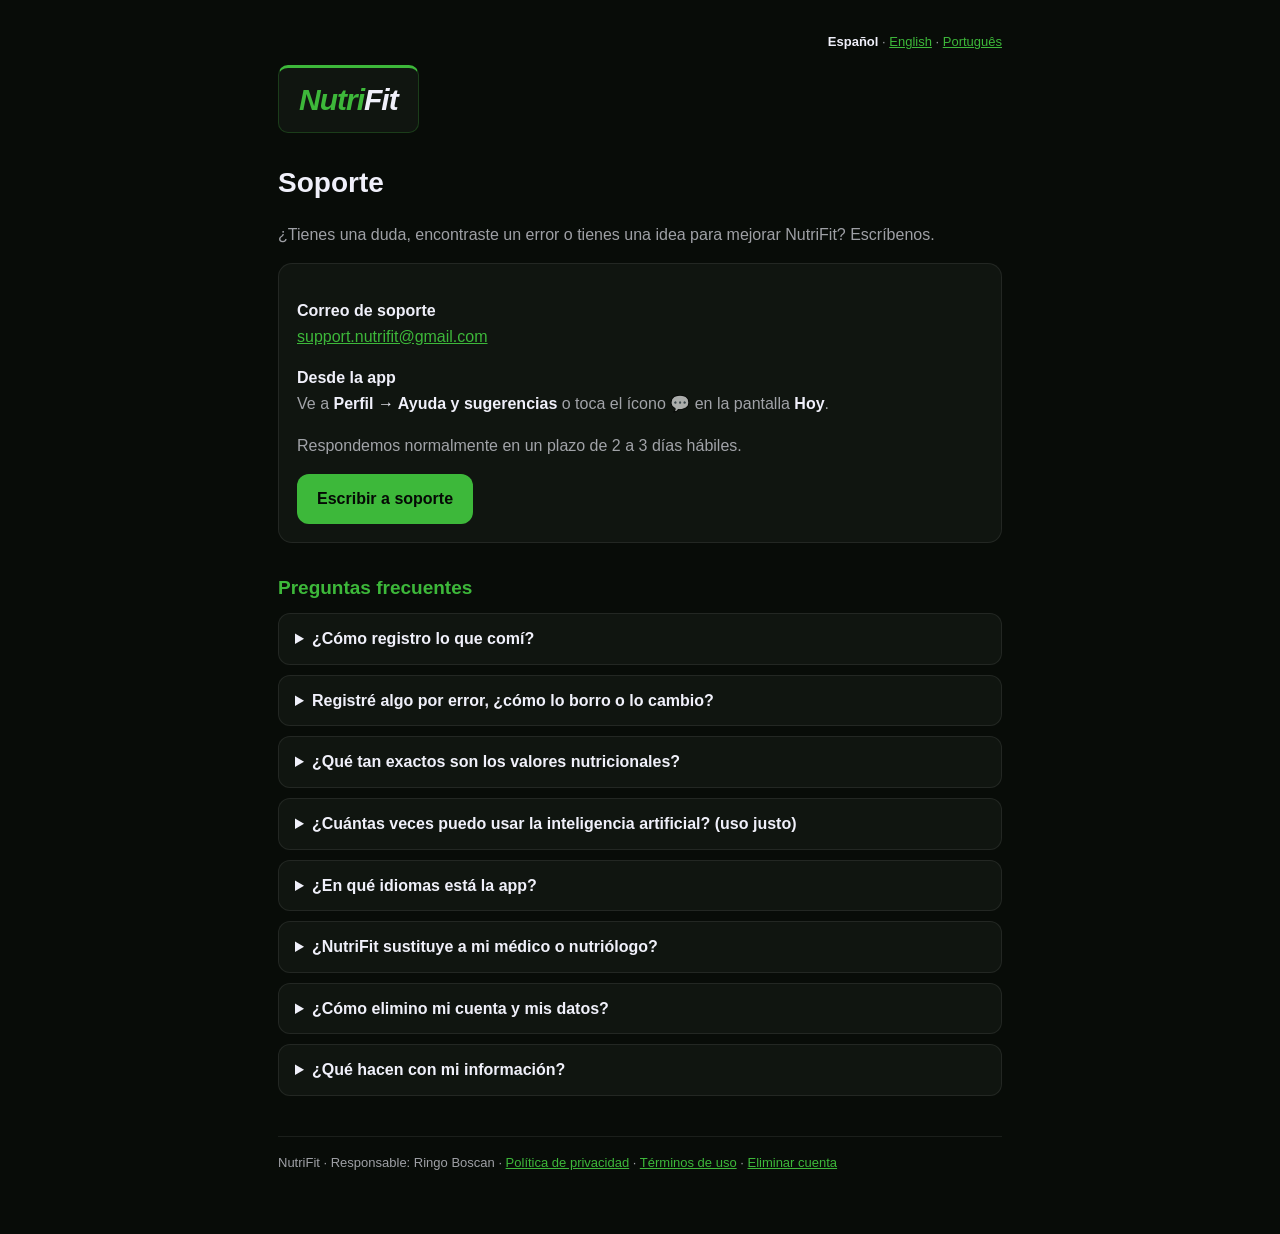
<file: index.html>
<!doctype html>
<html lang="es">
<head>
<meta charset="utf-8">
<meta name="viewport" content="width=device-width, initial-scale=1">
<title>NutriFit · Soporte</title>
<meta name="description" content="Soporte y contacto de NutriFit, la app para registrar lo que comes con ayuda de IA.">
<link rel="alternate" hreflang="es" href="https://app-nutrifit.github.io/nutrifit/index.html">
<link rel="alternate" hreflang="en" href="https://app-nutrifit.github.io/nutrifit/en/index.html">
<link rel="alternate" hreflang="pt" href="https://app-nutrifit.github.io/nutrifit/pt/index.html">
<link rel="stylesheet" href="estilo.css">
</head>
<body>
<main>
  <div class="langs"><strong>Español</strong> · <a href="en/index.html">English</a> · <a href="pt/index.html">Português</a></div>
  <a class="logo" href="index.html"><span class="n">Nutri</span><span class="f">Fit</span></a>

  <h1>Soporte</h1>
  <p>¿Tienes una duda, encontraste un error o tienes una idea para mejorar NutriFit? Escríbenos.</p>

  <div class="card">
    <p><strong>Correo de soporte</strong><br>
    <a href="mailto:support.nutrifit@gmail.com">support.nutrifit@gmail.com</a></p>
    <p><strong>Desde la app</strong><br>
    Ve a <strong>Perfil → Ayuda y sugerencias</strong> o toca el ícono 💬 en la pantalla <strong>Hoy</strong>.</p>
    <p>Respondemos normalmente en un plazo de 2 a 3 días hábiles.</p>
    <a class="btn" href="mailto:support.nutrifit@gmail.com?subject=Soporte%20NutriFit">Escribir a soporte</a>
  </div>

  <h2>Preguntas frecuentes</h2>

  <details>
    <summary>¿Cómo registro lo que comí?</summary>
    <p>En <strong>Agregar</strong> puedes tomar una foto, escribir lo que comiste (o dictarlo con el micrófono del teclado), escanear un código de barras o buscar un alimento. Si ya lo has comido antes, usa <strong>Registro rápido</strong> para repetirlo con un toque. En la noche también puedes contar tu día completo en una frase.</p>
  </details>

  <details>
    <summary>Registré algo por error, ¿cómo lo borro o lo cambio?</summary>
    <p>En la pantalla <strong>Hoy</strong>, toca el alimento. Ahí puedes cambiarlo de comida, ajustar los gramos o eliminarlo.</p>
  </details>

  <details>
    <summary>¿Qué tan exactos son los valores nutricionales?</summary>
    <p>Son <strong>estimaciones</strong>. Usamos valores de referencia del USDA (Departamento de Agricultura de EE. UU.) y la inteligencia artificial calcula porciones a partir de lo que describes o fotografías. Si conoces los gramos exactos, ajústalos para mayor precisión.</p>
  </details>

  <details>
    <summary>¿Cuántas veces puedo usar la inteligencia artificial? (uso justo)</summary>
    <p>Para mantener NutriFit rápido y a buen precio, cada cuenta incluye hasta <strong>60 usos de IA por día</strong>. Cuenta como uso cada foto analizada, cada búsqueda inteligente, cada Lista rápida, cada mensaje al asistente y cada vez que generas sugerencias. El contador se reinicia a medianoche (hora de tu teléfono). Si llegas al límite, puedes seguir registrando con <strong>Registro rápido</strong> o repitiendo comidas. Podemos ajustar este límite; si lo hacemos, lo avisaremos en la app y en esta página.</p>
  </details>

  <details>
    <summary>¿En qué idiomas está la app?</summary>
    <p>Español, inglés y portugués. Toma el idioma de tu teléfono y puedes cambiarlo en <strong>Perfil → Idioma</strong>.</p>
  </details>

  <details>
    <summary>¿NutriFit sustituye a mi médico o nutriólogo?</summary>
    <p>No. NutriFit es una herramienta de apoyo para llevar el registro de lo que comes. Para decisiones de salud, consulta a un profesional.</p>
  </details>

  <details>
    <summary>¿Cómo elimino mi cuenta y mis datos?</summary>
    <p>En la app ve a <strong>Perfil → Eliminar mi cuenta y mis datos</strong>. Se borran tu cuenta y toda tu información. Si no puedes entrar a la app, escríbenos a <a href="mailto:support.nutrifit@gmail.com">support.nutrifit@gmail.com</a> desde el correo con el que te registraste y lo hacemos por ti. Más detalles en <a href="eliminar-cuenta.html">Eliminar cuenta</a>.</p>
  </details>

  <details>
    <summary>¿Qué hacen con mi información?</summary>
    <p>Lee nuestra <a href="privacidad.html">Política de privacidad</a>.</p>
  </details>

  <footer>
    NutriFit · Responsable: Ringo Boscan · <a href="privacidad.html">Política de privacidad</a> · <a href="terminos.html">Términos de uso</a> · <a href="eliminar-cuenta.html">Eliminar cuenta</a>
  </footer>
</main>
</body>
</html>
</file>
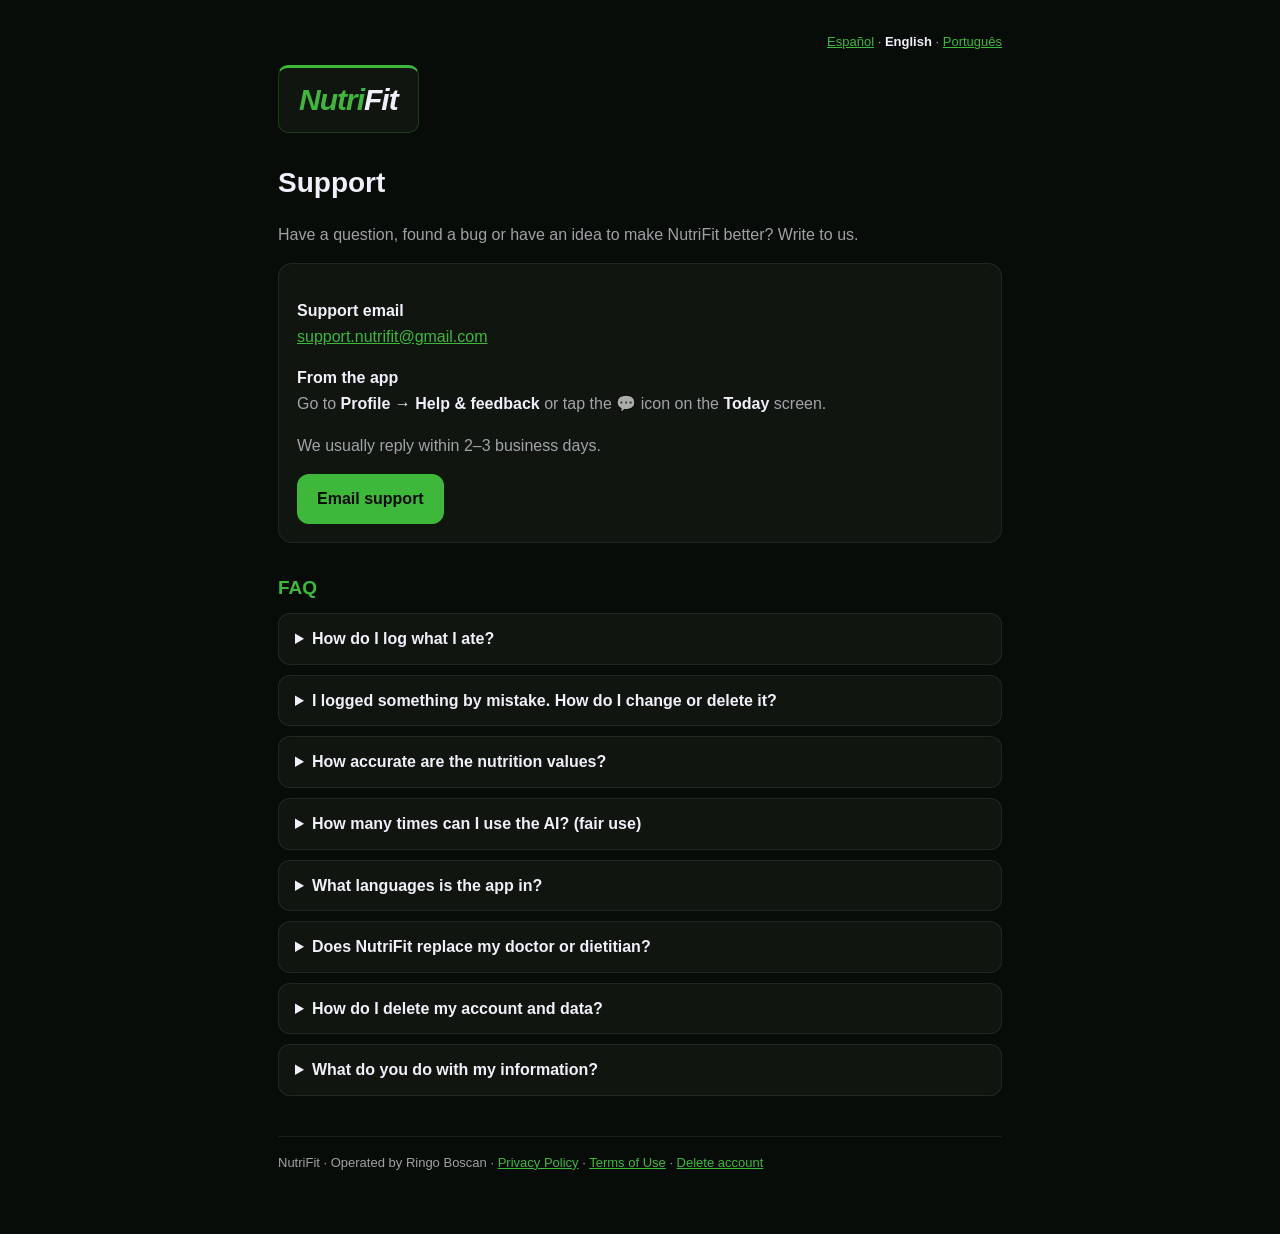
<file: en/index.html>
<!doctype html>
<html lang="en">
<head>
<meta charset="utf-8">
<meta name="viewport" content="width=device-width, initial-scale=1">
<title>NutriFit · Support</title>
<meta name="description" content="Support and contact for NutriFit, the app that logs what you eat with AI.">
<link rel="alternate" hreflang="es" href="https://app-nutrifit.github.io/nutrifit/index.html">
<link rel="alternate" hreflang="en" href="https://app-nutrifit.github.io/nutrifit/en/index.html">
<link rel="alternate" hreflang="pt" href="https://app-nutrifit.github.io/nutrifit/pt/index.html">
<link rel="stylesheet" href="../estilo.css">
</head>
<body>
<main>
  <div class="langs"><a href="../index.html">Español</a> · <strong>English</strong> · <a href="../pt/index.html">Português</a></div>
  <a class="logo" href="index.html"><span class="n">Nutri</span><span class="f">Fit</span></a>

  <h1>Support</h1>
  <p>Have a question, found a bug or have an idea to make NutriFit better? Write to us.</p>

  <div class="card">
    <p><strong>Support email</strong><br>
    <a href="mailto:support.nutrifit@gmail.com">support.nutrifit@gmail.com</a></p>
    <p><strong>From the app</strong><br>
    Go to <strong>Profile → Help &amp; feedback</strong> or tap the 💬 icon on the <strong>Today</strong> screen.</p>
    <p>We usually reply within 2–3 business days.</p>
    <a class="btn" href="mailto:support.nutrifit@gmail.com?subject=NutriFit%20support">Email support</a>
  </div>

  <h2>FAQ</h2>

  <details>
    <summary>How do I log what I ate?</summary>
    <p>In <strong>Add</strong> you can take a photo, type what you ate (or dictate it with your keyboard's microphone), scan a barcode or search for a food. If you've eaten it before, use <strong>Quick log</strong> to repeat it with one tap. At night you can also describe your whole day in one sentence.</p>
  </details>

  <details>
    <summary>I logged something by mistake. How do I change or delete it?</summary>
    <p>On the <strong>Today</strong> screen, tap the food. From there you can move it to another meal, adjust the grams or delete it.</p>
  </details>

  <details>
    <summary>How accurate are the nutrition values?</summary>
    <p>They are <strong>estimates</strong>. We use USDA reference values, and the AI estimates portions from what you describe or photograph. If you know the exact grams, adjust them for better accuracy.</p>
  </details>

  <details>
    <summary>How many times can I use the AI? (fair use)</summary>
    <p>To keep NutriFit fast and affordable, each account includes up to <strong>60 AI uses per day</strong>. Each analyzed photo, smart search, Quick list, message to the assistant and set of suggestions counts as one use. The counter resets at midnight (your phone's time). If you reach the limit, you can keep logging with <strong>Quick log</strong> or by repeating meals. We may adjust this limit; if we do, we'll let you know in the app and on this page.</p>
  </details>

  <details>
    <summary>What languages is the app in?</summary>
    <p>English, Spanish and Portuguese. It uses your phone's language, and you can change it in <strong>Profile → Language</strong>.</p>
  </details>

  <details>
    <summary>Does NutriFit replace my doctor or dietitian?</summary>
    <p>No. NutriFit is a tool to help you keep track of what you eat. For health decisions, talk to a professional.</p>
  </details>

  <details>
    <summary>How do I delete my account and data?</summary>
    <p>In the app go to <strong>Profile → Delete my account and data</strong>. Your account and all your information are deleted. If you can't get into the app, email us at <a href="mailto:support.nutrifit@gmail.com">support.nutrifit@gmail.com</a> from the address you signed up with and we'll do it for you. More details in <a href="delete-account.html">Delete account</a>.</p>
  </details>

  <details>
    <summary>What do you do with my information?</summary>
    <p>Read our <a href="privacy.html">Privacy Policy</a>.</p>
  </details>

  <footer>
    NutriFit · Operated by Ringo Boscan · <a href="privacy.html">Privacy Policy</a> · <a href="terms.html">Terms of Use</a> · <a href="delete-account.html">Delete account</a>
  </footer>
</main>
</body>
</html>
</file>
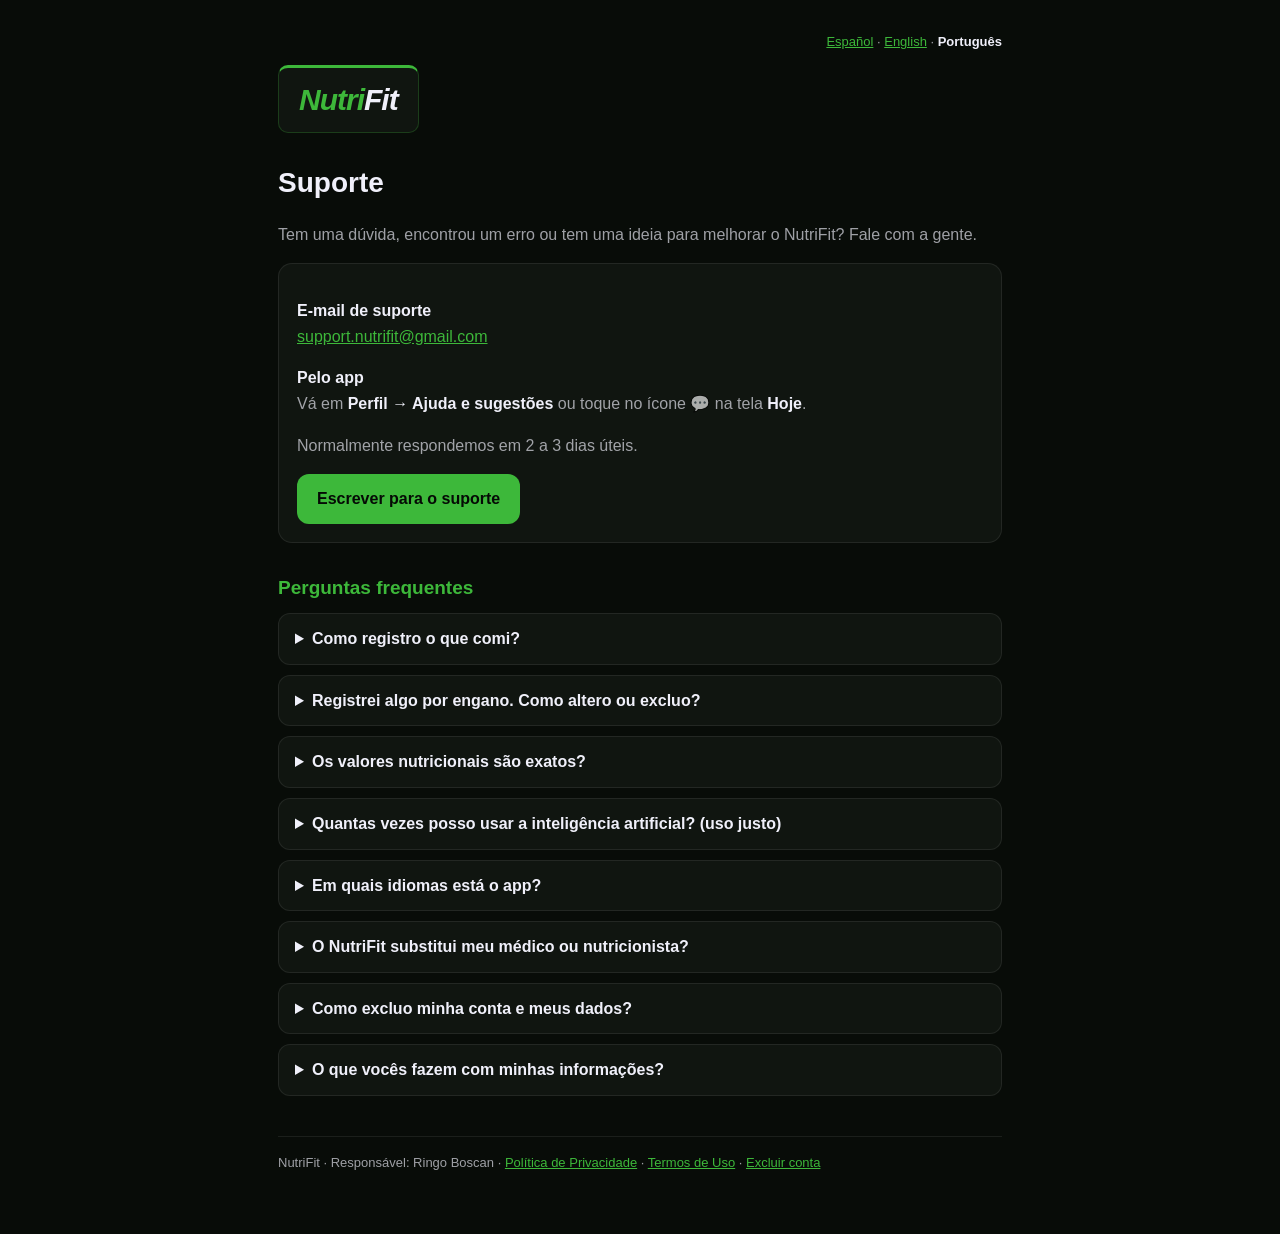
<file: pt/index.html>
<!doctype html>
<html lang="pt-BR">
<head>
<meta charset="utf-8">
<meta name="viewport" content="width=device-width, initial-scale=1">
<title>NutriFit · Suporte</title>
<meta name="description" content="Suporte e contato do NutriFit, o app que registra o que você come com ajuda de IA.">
<link rel="alternate" hreflang="es" href="https://app-nutrifit.github.io/nutrifit/index.html">
<link rel="alternate" hreflang="en" href="https://app-nutrifit.github.io/nutrifit/en/index.html">
<link rel="alternate" hreflang="pt" href="https://app-nutrifit.github.io/nutrifit/pt/index.html">
<link rel="stylesheet" href="../estilo.css">
</head>
<body>
<main>
  <div class="langs"><a href="../index.html">Español</a> · <a href="../en/index.html">English</a> · <strong>Português</strong></div>
  <a class="logo" href="index.html"><span class="n">Nutri</span><span class="f">Fit</span></a>

  <h1>Suporte</h1>
  <p>Tem uma dúvida, encontrou um erro ou tem uma ideia para melhorar o NutriFit? Fale com a gente.</p>

  <div class="card">
    <p><strong>E-mail de suporte</strong><br>
    <a href="mailto:support.nutrifit@gmail.com">support.nutrifit@gmail.com</a></p>
    <p><strong>Pelo app</strong><br>
    Vá em <strong>Perfil → Ajuda e sugestões</strong> ou toque no ícone 💬 na tela <strong>Hoje</strong>.</p>
    <p>Normalmente respondemos em 2 a 3 dias úteis.</p>
    <a class="btn" href="mailto:support.nutrifit@gmail.com?subject=Suporte%20NutriFit">Escrever para o suporte</a>
  </div>

  <h2>Perguntas frequentes</h2>

  <details>
    <summary>Como registro o que comi?</summary>
    <p>Em <strong>Adicionar</strong> você pode tirar uma foto, escrever o que comeu (ou ditar com o microfone do teclado), ler um código de barras ou buscar um alimento. Se já comeu antes, use o <strong>Registro rápido</strong> para repetir com um toque. À noite você também pode contar o seu dia inteiro em uma frase.</p>
  </details>

  <details>
    <summary>Registrei algo por engano. Como altero ou excluo?</summary>
    <p>Na tela <strong>Hoje</strong>, toque no alimento. Ali você pode mudar a refeição, ajustar os gramas ou excluí-lo.</p>
  </details>

  <details>
    <summary>Os valores nutricionais são exatos?</summary>
    <p>São <strong>estimativas</strong>. Usamos valores de referência do USDA (Departamento de Agricultura dos EUA) e a inteligência artificial estima as porções a partir do que você descreve ou fotografa. Se souber os gramas exatos, ajuste para mais precisão.</p>
  </details>

  <details>
    <summary>Quantas vezes posso usar a inteligência artificial? (uso justo)</summary>
    <p>Para manter o NutriFit rápido e com bom preço, cada conta inclui até <strong>60 usos de IA por dia</strong>. Conta como uso cada foto analisada, cada busca inteligente, cada Lista rápida, cada mensagem ao assistente e cada vez que você gera sugestões. O contador reinicia à meia-noite (horário do seu celular). Se chegar ao limite, você pode continuar registrando com o <strong>Registro rápido</strong> ou repetindo refeições. Podemos ajustar esse limite; se fizermos isso, avisaremos no app e nesta página.</p>
  </details>

  <details>
    <summary>Em quais idiomas está o app?</summary>
    <p>Português, espanhol e inglês. O app usa o idioma do seu celular, e você pode mudar em <strong>Perfil → Idioma</strong>.</p>
  </details>

  <details>
    <summary>O NutriFit substitui meu médico ou nutricionista?</summary>
    <p>Não. O NutriFit é uma ferramenta de apoio para registrar o que você come. Para decisões de saúde, consulte um profissional.</p>
  </details>

  <details>
    <summary>Como excluo minha conta e meus dados?</summary>
    <p>No app, vá em <strong>Perfil → Excluir minha conta e meus dados</strong>. Sua conta e todas as suas informações são apagadas. Se não conseguir entrar no app, escreva para <a href="mailto:support.nutrifit@gmail.com">support.nutrifit@gmail.com</a> a partir do e-mail com que se cadastrou e faremos isso por você. Mais detalhes em <a href="excluir-conta.html">Excluir conta</a>.</p>
  </details>

  <details>
    <summary>O que vocês fazem com minhas informações?</summary>
    <p>Leia nossa <a href="privacidade.html">Política de Privacidade</a>.</p>
  </details>

  <footer>
    NutriFit · Responsável: Ringo Boscan · <a href="privacidade.html">Política de Privacidade</a> · <a href="termos.html">Termos de Uso</a> · <a href="excluir-conta.html">Excluir conta</a>
  </footer>
</main>
</body>
</html>
</file>
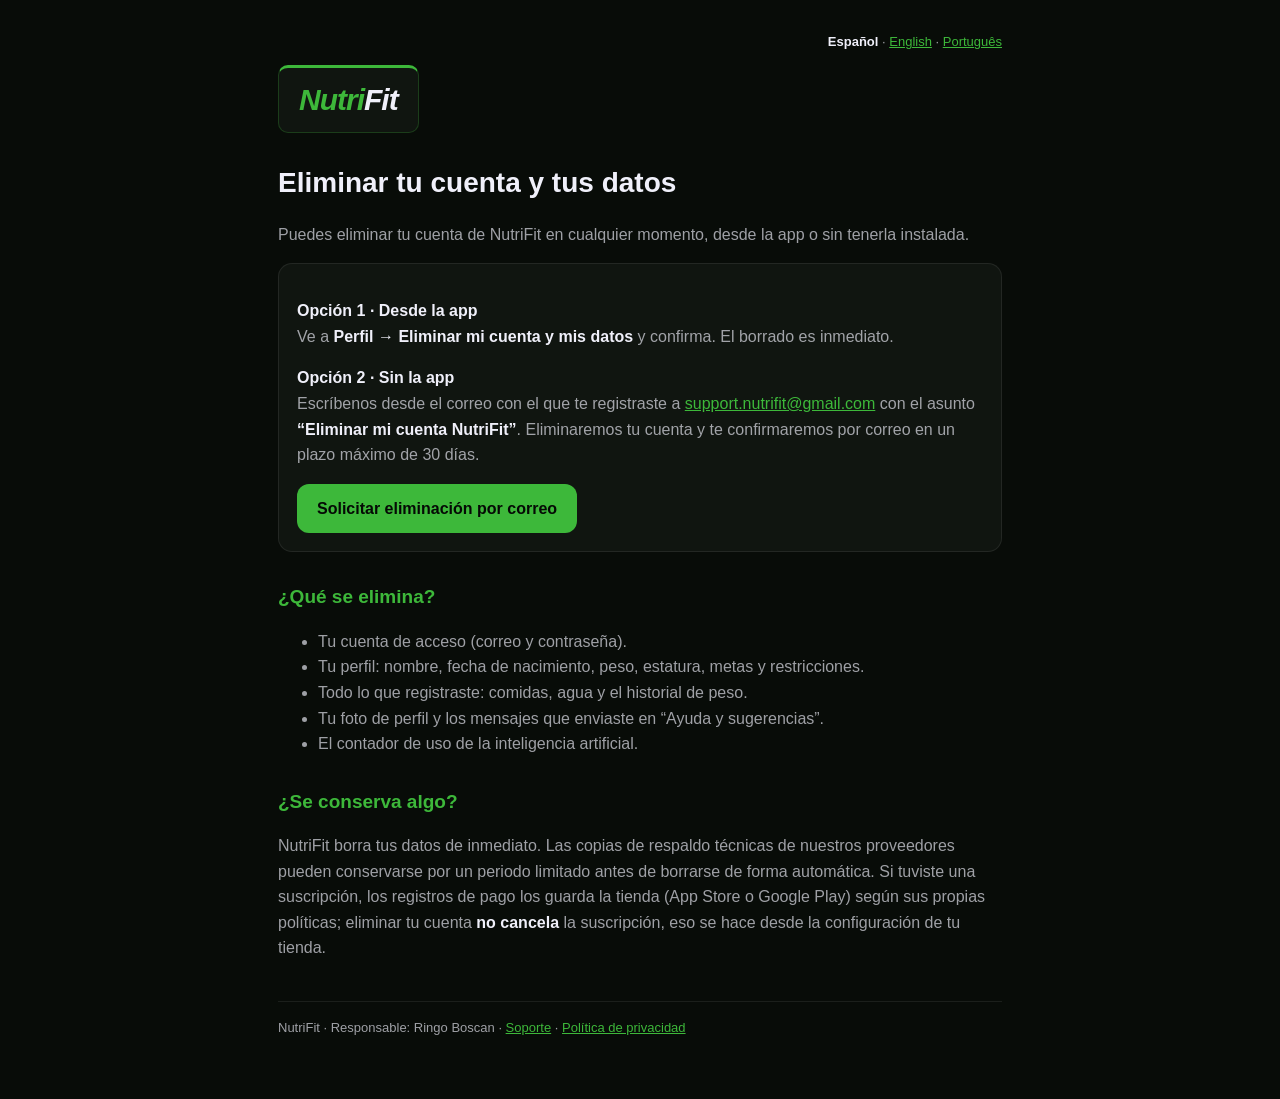
<file: eliminar-cuenta.html>
<!doctype html>
<html lang="es">
<head>
<meta charset="utf-8">
<meta name="viewport" content="width=device-width, initial-scale=1">
<title>NutriFit · Eliminar cuenta</title>
<meta name="description" content="Cómo eliminar tu cuenta de NutriFit y todos tus datos.">
<link rel="alternate" hreflang="es" href="https://app-nutrifit.github.io/nutrifit/eliminar-cuenta.html">
<link rel="alternate" hreflang="en" href="https://app-nutrifit.github.io/nutrifit/en/delete-account.html">
<link rel="alternate" hreflang="pt" href="https://app-nutrifit.github.io/nutrifit/pt/excluir-conta.html">
<link rel="stylesheet" href="estilo.css">
</head>
<body>
<main>
  <div class="langs"><strong>Español</strong> · <a href="en/delete-account.html">English</a> · <a href="pt/excluir-conta.html">Português</a></div>
  <a class="logo" href="index.html"><span class="n">Nutri</span><span class="f">Fit</span></a>

  <h1>Eliminar tu cuenta y tus datos</h1>
  <p>Puedes eliminar tu cuenta de NutriFit en cualquier momento, desde la app o sin tenerla instalada.</p>

  <div class="card">
    <p><strong>Opción 1 · Desde la app</strong><br>
    Ve a <strong>Perfil → Eliminar mi cuenta y mis datos</strong> y confirma. El borrado es inmediato.</p>
    <p><strong>Opción 2 · Sin la app</strong><br>
    Escríbenos desde el correo con el que te registraste a
    <a href="mailto:support.nutrifit@gmail.com?subject=Eliminar%20mi%20cuenta%20NutriFit">support.nutrifit@gmail.com</a>
    con el asunto <strong>“Eliminar mi cuenta NutriFit”</strong>. Eliminaremos tu cuenta y te confirmaremos por correo en un plazo máximo de 30 días.</p>
    <a class="btn" href="mailto:support.nutrifit@gmail.com?subject=Eliminar%20mi%20cuenta%20NutriFit">Solicitar eliminación por correo</a>
  </div>

  <h2>¿Qué se elimina?</h2>
  <ul>
    <li>Tu cuenta de acceso (correo y contraseña).</li>
    <li>Tu perfil: nombre, fecha de nacimiento, peso, estatura, metas y restricciones.</li>
    <li>Todo lo que registraste: comidas, agua y el historial de peso.</li>
    <li>Tu foto de perfil y los mensajes que enviaste en “Ayuda y sugerencias”.</li>
    <li>El contador de uso de la inteligencia artificial.</li>
  </ul>

  <h2>¿Se conserva algo?</h2>
  <p>NutriFit borra tus datos de inmediato. Las copias de respaldo técnicas de nuestros proveedores pueden conservarse por un periodo limitado antes de borrarse de forma automática. Si tuviste una suscripción, los registros de pago los guarda la tienda (App Store o Google Play) según sus propias políticas; eliminar tu cuenta <strong>no cancela</strong> la suscripción, eso se hace desde la configuración de tu tienda.</p>

  <footer>
    NutriFit · Responsable: Ringo Boscan · <a href="index.html">Soporte</a> · <a href="privacidad.html">Política de privacidad</a>
  </footer>
</main>
</body>
</html>
</file>
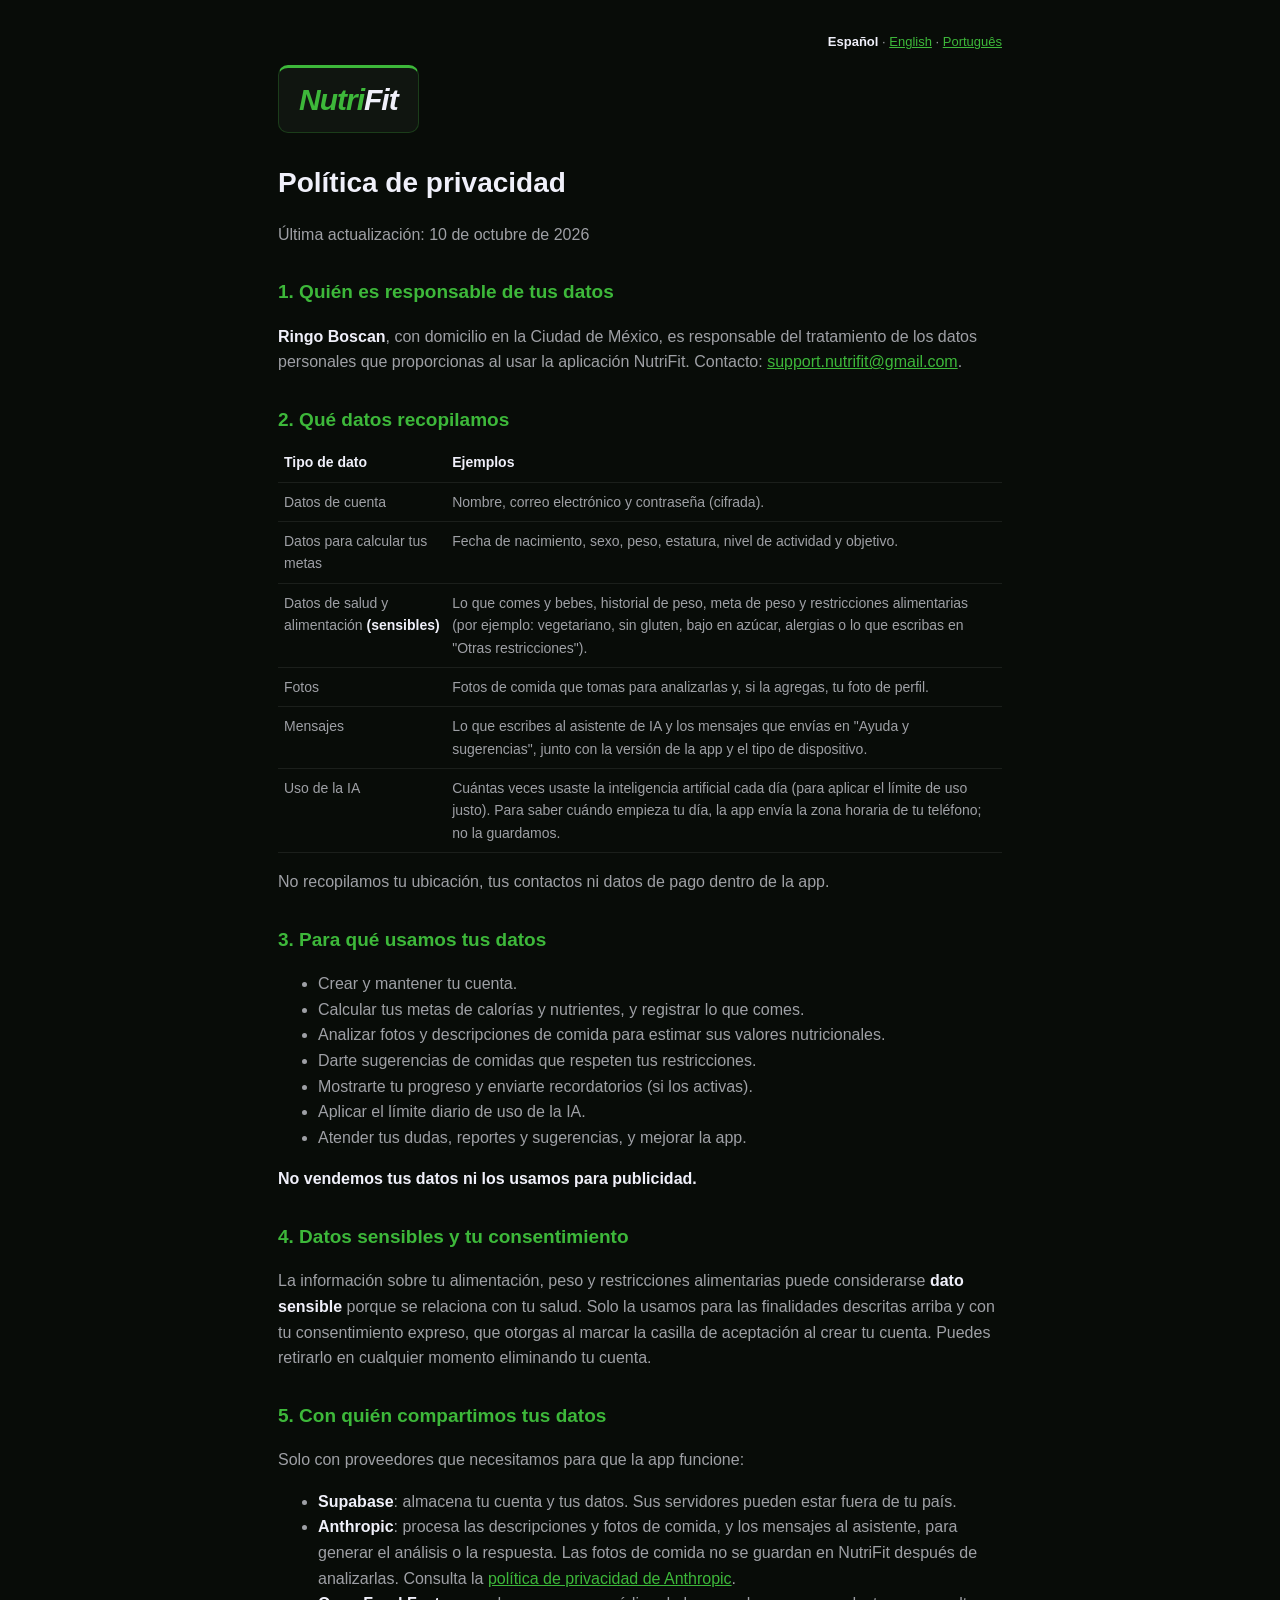
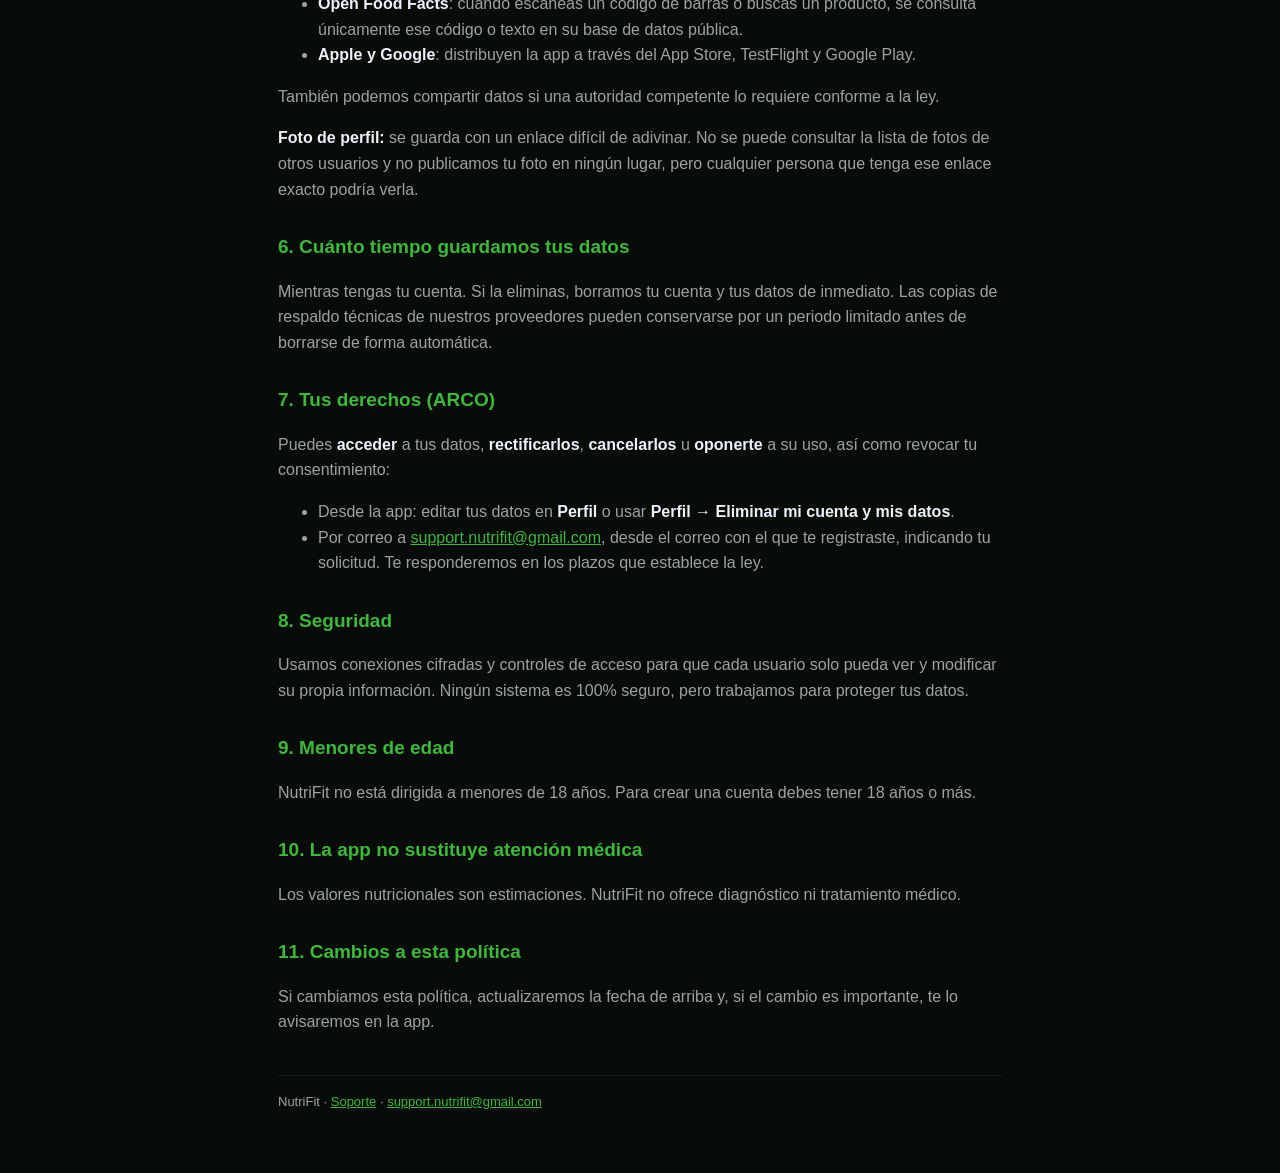
<file: privacidad.html>
<!doctype html>
<html lang="es">
<!-- BORRADOR preparado con ayuda de IA. Revisar con un abogado especialista en protección de datos antes de publicar la app en cada país. -->
<head>
<meta charset="utf-8">
<meta name="viewport" content="width=device-width, initial-scale=1">
<title>NutriFit · Política de privacidad</title>
<meta name="description" content="Aviso de privacidad de la app NutriFit.">
<link rel="alternate" hreflang="es" href="https://app-nutrifit.github.io/nutrifit/privacidad.html">
<link rel="alternate" hreflang="en" href="https://app-nutrifit.github.io/nutrifit/en/privacy.html">
<link rel="alternate" hreflang="pt" href="https://app-nutrifit.github.io/nutrifit/pt/privacidade.html">
<link rel="stylesheet" href="estilo.css">
</head>
<body>
<main>
  <div class="langs"><strong>Español</strong> · <a href="en/privacy.html">English</a> · <a href="pt/privacidade.html">Português</a></div>
  <a class="logo" href="index.html"><span class="n">Nutri</span><span class="f">Fit</span></a>

  <h1>Política de privacidad</h1>
  <p>Última actualización: 10 de octubre de 2026</p>

  <h2>1. Quién es responsable de tus datos</h2>
  <p><strong>Ringo Boscan</strong>, con domicilio en la Ciudad de México, es responsable del tratamiento de los datos personales que proporcionas al usar la aplicación NutriFit. Contacto: <a href="mailto:support.nutrifit@gmail.com">support.nutrifit@gmail.com</a>.</p>

  <h2>2. Qué datos recopilamos</h2>
  <table>
    <tr><th>Tipo de dato</th><th>Ejemplos</th></tr>
    <tr><td>Datos de cuenta</td><td>Nombre, correo electrónico y contraseña (cifrada).</td></tr>
    <tr><td>Datos para calcular tus metas</td><td>Fecha de nacimiento, sexo, peso, estatura, nivel de actividad y objetivo.</td></tr>
    <tr><td>Datos de salud y alimentación <strong>(sensibles)</strong></td><td>Lo que comes y bebes, historial de peso, meta de peso y restricciones alimentarias (por ejemplo: vegetariano, sin gluten, bajo en azúcar, alergias o lo que escribas en "Otras restricciones").</td></tr>
    <tr><td>Fotos</td><td>Fotos de comida que tomas para analizarlas y, si la agregas, tu foto de perfil.</td></tr>
    <tr><td>Mensajes</td><td>Lo que escribes al asistente de IA y los mensajes que envías en "Ayuda y sugerencias", junto con la versión de la app y el tipo de dispositivo.</td></tr>
    <tr><td>Uso de la IA</td><td>Cuántas veces usaste la inteligencia artificial cada día (para aplicar el límite de uso justo). Para saber cuándo empieza tu día, la app envía la zona horaria de tu teléfono; no la guardamos.</td></tr>
  </table>
  <p>No recopilamos tu ubicación, tus contactos ni datos de pago dentro de la app.</p>

  <h2>3. Para qué usamos tus datos</h2>
  <ul>
    <li>Crear y mantener tu cuenta.</li>
    <li>Calcular tus metas de calorías y nutrientes, y registrar lo que comes.</li>
    <li>Analizar fotos y descripciones de comida para estimar sus valores nutricionales.</li>
    <li>Darte sugerencias de comidas que respeten tus restricciones.</li>
    <li>Mostrarte tu progreso y enviarte recordatorios (si los activas).</li>
    <li>Aplicar el límite diario de uso de la IA.</li>
    <li>Atender tus dudas, reportes y sugerencias, y mejorar la app.</li>
  </ul>
  <p><strong>No vendemos tus datos ni los usamos para publicidad.</strong></p>

  <h2>4. Datos sensibles y tu consentimiento</h2>
  <p>La información sobre tu alimentación, peso y restricciones alimentarias puede considerarse <strong>dato sensible</strong> porque se relaciona con tu salud. Solo la usamos para las finalidades descritas arriba y con tu consentimiento expreso, que otorgas al marcar la casilla de aceptación al crear tu cuenta. Puedes retirarlo en cualquier momento eliminando tu cuenta.</p>

  <h2>5. Con quién compartimos tus datos</h2>
  <p>Solo con proveedores que necesitamos para que la app funcione:</p>
  <ul>
    <li><strong>Supabase</strong>: almacena tu cuenta y tus datos. Sus servidores pueden estar fuera de tu país.</li>
    <li><strong>Anthropic</strong>: procesa las descripciones y fotos de comida, y los mensajes al asistente, para generar el análisis o la respuesta. Las fotos de comida no se guardan en NutriFit después de analizarlas. Consulta la <a href="https://www.anthropic.com/legal/privacy" rel="noopener">política de privacidad de Anthropic</a>.</li>
    <li><strong>Open Food Facts</strong>: cuando escaneas un código de barras o buscas un producto, se consulta únicamente ese código o texto en su base de datos pública.</li>
    <li><strong>Apple y Google</strong>: distribuyen la app a través del App Store, TestFlight y Google Play.</li>
  </ul>
  <p>También podemos compartir datos si una autoridad competente lo requiere conforme a la ley.</p>
  <p><strong>Foto de perfil:</strong> se guarda con un enlace difícil de adivinar. No se puede consultar la lista de fotos de otros usuarios y no publicamos tu foto en ningún lugar, pero cualquier persona que tenga ese enlace exacto podría verla.</p>

  <h2>6. Cuánto tiempo guardamos tus datos</h2>
  <p>Mientras tengas tu cuenta. Si la eliminas, borramos tu cuenta y tus datos de inmediato. Las copias de respaldo técnicas de nuestros proveedores pueden conservarse por un periodo limitado antes de borrarse de forma automática.</p>

  <h2>7. Tus derechos (ARCO)</h2>
  <p>Puedes <strong>acceder</strong> a tus datos, <strong>rectificarlos</strong>, <strong>cancelarlos</strong> u <strong>oponerte</strong> a su uso, así como revocar tu consentimiento:</p>
  <ul>
    <li>Desde la app: editar tus datos en <strong>Perfil</strong> o usar <strong>Perfil → Eliminar mi cuenta y mis datos</strong>.</li>
    <li>Por correo a <a href="mailto:support.nutrifit@gmail.com">support.nutrifit@gmail.com</a>, desde el correo con el que te registraste, indicando tu solicitud. Te responderemos en los plazos que establece la ley.</li>
  </ul>

  <h2>8. Seguridad</h2>
  <p>Usamos conexiones cifradas y controles de acceso para que cada usuario solo pueda ver y modificar su propia información. Ningún sistema es 100% seguro, pero trabajamos para proteger tus datos.</p>

  <h2>9. Menores de edad</h2>
  <p>NutriFit no está dirigida a menores de 18 años. Para crear una cuenta debes tener 18 años o más.</p>

  <h2>10. La app no sustituye atención médica</h2>
  <p>Los valores nutricionales son estimaciones. NutriFit no ofrece diagnóstico ni tratamiento médico.</p>

  <h2>11. Cambios a esta política</h2>
  <p>Si cambiamos esta política, actualizaremos la fecha de arriba y, si el cambio es importante, te lo avisaremos en la app.</p>

  <footer>
    NutriFit · <a href="index.html">Soporte</a> · <a href="mailto:support.nutrifit@gmail.com">support.nutrifit@gmail.com</a>
  </footer>
</main>
</body>
</html>
</file>
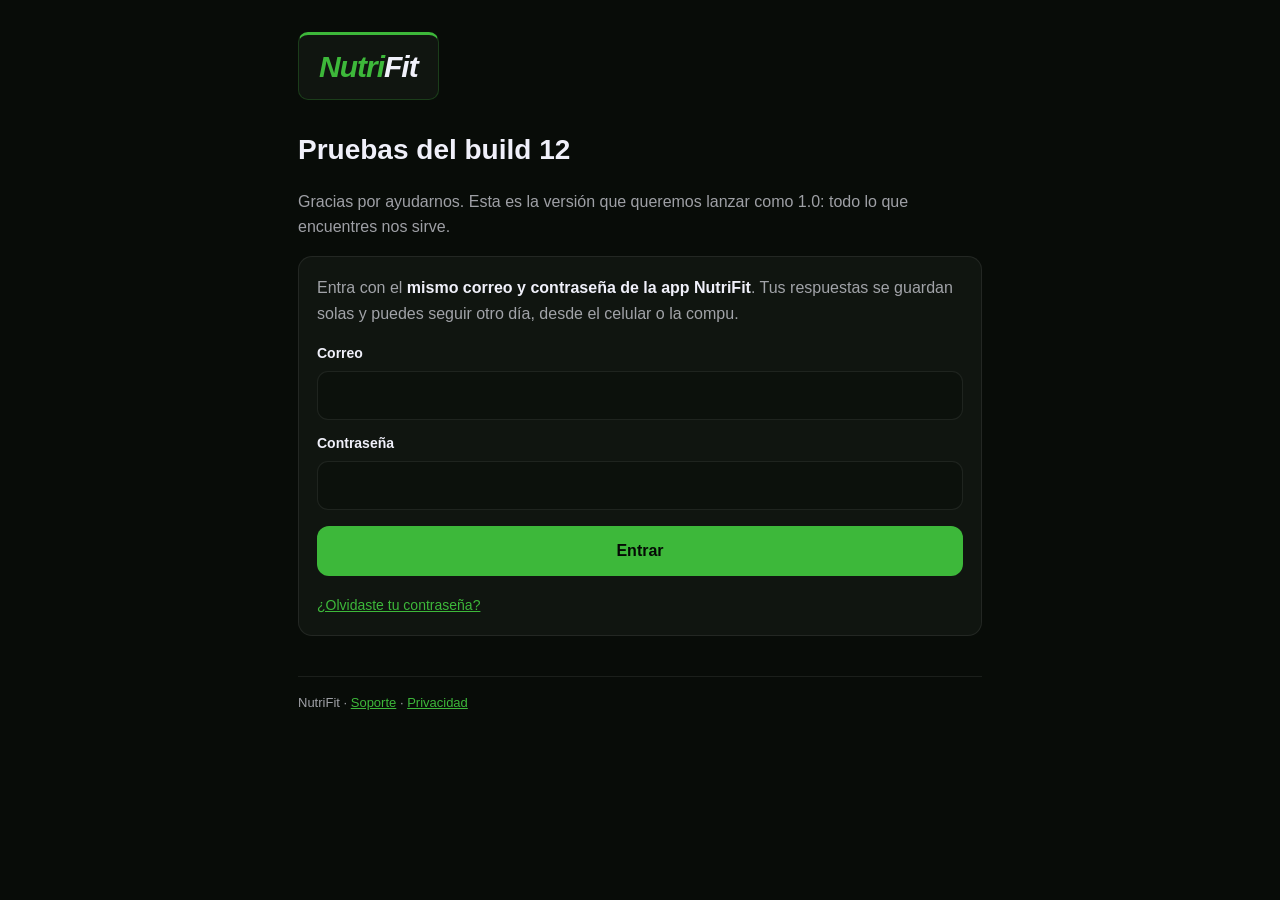
<file: pruebas.html>
<!doctype html>
<html lang="es">
<head>
<meta charset="utf-8">
<meta name="viewport" content="width=device-width, initial-scale=1">
<meta name="robots" content="noindex">
<title>NutriFit · Pruebas del build 12</title>
<link rel="stylesheet" href="estilo.css">
<style>
  main { max-width:720px; }
  label { display:block; margin:12px 0 6px; color:var(--text); font-weight:600; font-size:14px; }
  input, textarea { width:100%; padding:11px 13px; border-radius:11px; border:1px solid var(--border); background:#0c110c; color:var(--text); font:inherit; font-size:16px; }
  textarea { min-height:70px; resize:vertical; }
  button { font:inherit; cursor:pointer; }
  .btn { border:0; font-size:16px; }
  .btn.full { width:100%; margin-top:16px; }
  .btn[disabled] { opacity:.5; cursor:default; }
  .link { background:none; border:0; color:var(--green); padding:0; text-decoration:underline; font-size:14px; }
  .hidden { display:none !important; }
  .err { color:#E24B4A; } .ok { color:var(--green); }
  .bar { position:sticky; top:0; z-index:5; background:rgba(8,12,8,.96); border-bottom:1px solid var(--border); padding:10px 18px; backdrop-filter:blur(6px); }
  .bar-in { max-width:720px; margin:0 auto; display:flex; align-items:center; gap:12px; }
  .prog { flex:1; }
  .prog-t { font-size:13px; color:var(--muted); display:flex; justify-content:space-between; gap:8px; }
  .prog-b { height:6px; background:rgba(255,255,255,.08); border-radius:4px; margin-top:5px; overflow:hidden; }
  .prog-b i { display:block; height:100%; width:0; background:var(--green); transition:width .3s; }
  .sec h2 { margin-top:6px; }
  .sec .intro { font-size:13px; margin:-4px 0 6px; }
  .test { border-top:1px solid var(--border); padding:14px 0; }
  .test:first-of-type { border-top:0; }
  .tid { color:var(--green); font-weight:800; margin-right:6px; }
  .tt { color:var(--text); font-weight:700; }
  .steps { font-size:14px; margin:4px 0; color:var(--muted); }
  .expect { font-size:13.5px; color:#8fd68d; margin:2px 0 10px; }
  .row { display:flex; gap:8px; flex-wrap:wrap; }
  .chip { border:1px solid var(--border); background:var(--surface); color:var(--muted); border-radius:20px; padding:8px 14px; font-size:14px; font-weight:600; }
  .chip.on-ok { background:rgba(61,184,58,.16); border-color:var(--green); color:var(--green); }
  .chip.on-bad { background:rgba(226,75,74,.14); border-color:#E24B4A; color:#ff8b8a; }
  .chip.on-sev { background:rgba(245,166,35,.14); border-color:#F5A623; color:#F5A623; }
  .chip.sm { padding:6px 11px; font-size:13px; }
  .more { margin-top:10px; }
  .more .sevl { font-size:13px; color:var(--muted); margin:2px 0 6px; }
  .scale { display:flex; gap:6px; margin:8px 0 14px; }
  .scale .chip { flex:1; text-align:center; padding:9px 0; }
  .status { font-size:12.5px; white-space:nowrap; }
  .user { font-size:13px; color:var(--muted); }
  .done { text-align:center; }
</style>
</head>
<body>
<div class="bar hidden" id="bar">
  <div class="bar-in">
    <div class="prog">
      <div class="prog-t"><span id="progText">0 de 0 pruebas</span><span class="status" id="saveState"></span></div>
      <div class="prog-b"><i id="progFill"></i></div>
    </div>
  </div>
</div>
<main>
  <a class="logo" href="./"><span class="n">Nutri</span><span class="f">Fit</span></a>
  <h1>Pruebas del build 12</h1>
  <p>Gracias por ayudarnos. Esta es la versión que queremos lanzar como 1.0: todo lo que encuentres nos sirve.</p>

  <!-- Entrar -->
  <div class="card" id="loginCard">
    <p style="margin-top:0">Entra con el <strong>mismo correo y contraseña de la app NutriFit</strong>. Tus respuestas se guardan solas y puedes seguir otro día, desde el celular o la compu.</p>
    <form id="loginForm">
      <label for="email">Correo</label>
      <input id="email" type="email" autocomplete="email" required>
      <label for="pass">Contraseña</label>
      <input id="pass" type="password" autocomplete="current-password" required>
      <button class="btn full" id="loginBtn" type="submit">Entrar</button>
    </form>
    <p id="loginMsg" class="err"></p>
    <button class="link" id="forgot" type="button">¿Olvidaste tu contraseña?</button>
  </div>

  <!-- Pruebas -->
  <div id="app" class="hidden">
    <p class="user">Entraste como <strong id="who"></strong> · <button class="link" id="logout" type="button">Salir</button></p>

    <details class="card" open>
      <summary>Antes de empezar (léelo una vez)</summary>
      <ul>
        <li><strong>Versión correcta:</strong> al final de Perfil debe decir <strong>Versión 1.0.0 (12)</strong> en iPhone o <strong>(4)</strong> en Android.</li>
        <li><strong>Usa tu comida real</strong> durante 2 o 3 días. Algunas pruebas dependen de la hora (ej. C3 en la mañana, B8 en la noche).</li>
        <li><strong>Cuenta de prueba:</strong> A4 (cambiar contraseña) y J1 (eliminar cuenta) hazlas con una cuenta creada solo para eso, nunca con la tuya.</li>
        <li><strong>Marca cada prueba:</strong> "Funciona" o "Falla". Si falla, di qué tan grave es y qué pasó. Las capturas o videos mándalos por WhatsApp a Ringo con el número de la prueba.</li>
        <li><strong>La IA tiene límite diario:</strong> úsala normal, no repitas una prueba muchas veces.</li>
        <li>No hace falta terminar en un día: <strong>todo se guarda solo</strong>.</li>
      </ul>
    </details>

    <div class="card">
      <h2 style="margin-top:0">Tus datos</h2>
      <label for="i_nombre">Tu nombre</label><input id="i_nombre" data-info="nombre">
      <label for="i_tel">Teléfono y modelo (ej. iPhone 15 / Samsung A54)</label><input id="i_tel" data-info="telefono">
      <label for="i_sis">Sistema (iOS 26.x / Android 15…)</label><input id="i_sis" data-info="sistema">
      <label for="i_ver">Versión que sale al final de Perfil</label><input id="i_ver" data-info="version">
    </div>

    <div id="sections"></div>

    <div class="card" id="surveyCard">
      <h2 style="margin-top:0">Tu opinión</h2>
      <p class="intro">Pesa tanto como los errores: nos dice si la app está lista. Del 1 (nada) al 5 (mucho).</p>
      <div id="survey"></div>
    </div>

    <div class="card done">
      <p id="finishText">Cuando hayas probado todo lo que puedas, avísanos aquí.</p>
      <button class="btn" id="finish" type="button">Terminé las pruebas</button>
    </div>
  </div>

  <footer>NutriFit · <a href="./">Soporte</a> · <a href="privacidad.html">Privacidad</a></footer>
</main>

<script src="pruebas.js"></script>
<script>
(function () {
  var D = NF.DATA;
  var state = { info: {}, answers: {}, survey: {}, finished_at: null };
  var total = D.sections.reduce(function (n, s) { return n + s.tests.length; }, 0);
  var $ = function (id) { return document.getElementById(id); };
  var BACKUP = function () { return 'nf_pruebas_respaldo_' + (NF.user() || {}).id; };

  // ─── Entrar ───
  $('loginForm').addEventListener('submit', function (e) {
    e.preventDefault();
    $('loginBtn').disabled = true; $('loginMsg').textContent = '';
    NF.login($('email').value.trim().toLowerCase(), $('pass').value)
      .then(start)
      .catch(function (err) { $('loginMsg').textContent = err.message; })
      .then(function () { $('loginBtn').disabled = false; });
  });
  $('forgot').addEventListener('click', function () {
    var em = $('email').value.trim().toLowerCase();
    if (!em) { $('loginMsg').textContent = 'Escribe tu correo arriba y vuelve a tocar "¿Olvidaste tu contraseña?".'; return; }
    NF.resetPassword(em).then(function () {
      $('loginMsg').className = 'ok';
      $('loginMsg').textContent = 'Si ese correo tiene cuenta, te llegó un enlace para poner una contraseña nueva.';
    });
  });
  $('logout').addEventListener('click', function () { NF.logout(); location.reload(); });

  function start() {
    var u = NF.user();
    $('who').textContent = u.email;
    $('loginCard').classList.add('hidden');
    $('app').classList.remove('hidden');
    $('bar').classList.remove('hidden');
    setSave('Cargando…');
    return NF.rest('GET', 'tester_results?user_id=eq.' + u.id + '&select=*').then(function (rows) {
      var row = rows && rows[0];
      var backup = null;
      try { backup = JSON.parse(localStorage.getItem(BACKUP()) || 'null'); } catch (e) {}
      // Si hay un respaldo local más nuevo (no se alcanzó a guardar), se usa ese
      var src = row;
      if (backup && (!row || new Date(backup.updated_at) > new Date(row.updated_at))) src = backup;
      if (src) {
        state.info = src.info || {}; state.answers = src.answers || {}; state.survey = src.survey || {};
        state.finished_at = src.finished_at || null;
      }
      render();
      setSave(row ? 'Guardado ✓' : '');
      if (src === backup && backup) queueSave();
    }).catch(function (err) {
      if (err.message === 'sin sesion') { NF.logout(); location.reload(); return; }
      setSave('Sin conexión'); render();
    });
  }

  // ─── Pintar ───
  function render() {
    document.querySelectorAll('[data-info]').forEach(function (el) {
      el.value = state.info[el.dataset.info] || '';
      el.oninput = function () { state.info[el.dataset.info] = el.value; queueSave(); };
    });
    var html = '';
    D.sections.forEach(function (s) {
      html += '<div class="card sec"><h2>' + esc(s.code) + ' · ' + esc(s.title) + '</h2>';
      if (s.intro) html += '<p class="intro">' + esc(s.intro) + '</p>';
      s.tests.forEach(function (t) {
        html += '<div class="test" id="t_' + t.id + '"></div>';
      });
      html += '</div>';
    });
    $('sections').innerHTML = html;
    D.sections.forEach(function (s) { s.tests.forEach(drawTest); });
    drawSurvey();
    progress();
    $('finishText').textContent = state.finished_at
      ? '¡Gracias! Ya nos avisaste que terminaste. Si pruebas algo más, se sigue guardando.'
      : 'Cuando hayas probado todo lo que puedas, avísanos aquí.';
  }

  function drawTest(t) {
    var a = state.answers[t.id] || {};
    var el = $('t_' + t.id);
    var showMore = a.r === 'falla' || a.open || a.nota;
    el.innerHTML =
      '<div><span class="tid">' + t.id + '</span><span class="tt">' + esc(t.t) + '</span></div>' +
      '<p class="steps">' + esc(t.steps) + '</p>' +
      (t.expect ? '<p class="expect"><strong style="color:#8fd68d">Debe pasar:</strong> ' + esc(t.expect) + '</p>' : '') +
      '<div class="row">' +
        '<button class="chip' + (a.r === 'ok' ? ' on-ok' : '') + '" data-r="ok">✓ Funciona</button>' +
        '<button class="chip' + (a.r === 'falla' ? ' on-bad' : '') + '" data-r="falla">✗ Falla</button>' +
        '<button class="chip' + (a.r === 'na' ? ' on-sev' : '') + '" data-r="na">No pude probarla</button>' +
      '</div>' +
      (showMore ? '<div class="more">' +
        (a.r === 'falla' ? '<p class="sevl">¿Qué tan grave?</p><div class="row" style="margin-bottom:8px">' +
          sevBtn(a, 'bloq', 'Bloqueante') + sevBtn(a, 'imp', 'Importante') + sevBtn(a, 'det', 'Detalle') + '</div>' : '') +
        '<textarea placeholder="' + (a.r === 'falla' ? '¿Qué pasó? ¿En qué pantalla? ¿Mandaste captura?' : 'Comentario (opcional)') + '">' + esc(a.nota || '') + '</textarea>' +
      '</div>' : '<button class="link more" data-open="1">Agregar comentario</button>');

    el.querySelectorAll('[data-r]').forEach(function (b) {
      b.onclick = function () {
        var cur = state.answers[t.id] || {};
        cur.r = cur.r === b.dataset.r ? undefined : b.dataset.r;
        state.answers[t.id] = cur; drawTest(t); progress(); queueSave();
      };
    });
    el.querySelectorAll('[data-sev]').forEach(function (b) {
      b.onclick = function () {
        var cur = state.answers[t.id] || {};
        cur.sev = cur.sev === b.dataset.sev ? undefined : b.dataset.sev;
        state.answers[t.id] = cur; drawTest(t); queueSave();
      };
    });
    var op = el.querySelector('[data-open]');
    if (op) op.onclick = function () { var cur = state.answers[t.id] || {}; cur.open = true; state.answers[t.id] = cur; drawTest(t); el.querySelector('textarea').focus(); };
    var ta = el.querySelector('textarea');
    if (ta) ta.oninput = function () { var cur = state.answers[t.id] || {}; cur.nota = ta.value; state.answers[t.id] = cur; queueSave(); };
  }
  function sevBtn(a, v, label) { return '<button class="chip sm' + (a.sev === v ? ' on-sev' : '') + '" data-sev="' + v + '">' + label + '</button>'; }

  function drawSurvey() {
    var html = '';
    D.scale.forEach(function (q) {
      html += '<label>' + esc(q.id) + ' · ' + esc(q.q) + '</label><div class="scale">';
      for (var n = 1; n <= 5; n++) html += '<button class="chip' + (state.survey[q.id] === n ? ' on-ok' : '') + '" data-q="' + q.id + '" data-n="' + n + '">' + n + '</button>';
      html += '</div>';
    });
    D.open.forEach(function (q) {
      html += '<label for="s_' + q.id + '">' + esc(q.id) + ' · ' + esc(q.q) + '</label><textarea id="s_' + q.id + '" data-open-q="' + q.id + '">' + esc(state.survey[q.id] || '') + '</textarea>';
    });
    $('survey').innerHTML = html;
    $('survey').querySelectorAll('[data-q]').forEach(function (b) {
      b.onclick = function () { var n = Number(b.dataset.n); state.survey[b.dataset.q] = state.survey[b.dataset.q] === n ? null : n; drawSurvey(); queueSave(); };
    });
    $('survey').querySelectorAll('[data-open-q]').forEach(function (ta) {
      ta.oninput = function () { state.survey[ta.dataset.openQ] = ta.value; queueSave(); };
    });
  }

  function progress() {
    var done = Object.keys(state.answers).filter(function (k) { return state.answers[k] && state.answers[k].r; }).length;
    var fails = Object.keys(state.answers).filter(function (k) { return state.answers[k] && state.answers[k].r === 'falla'; }).length;
    $('progText').textContent = done + ' de ' + total + ' pruebas' + (fails ? ' · ' + fails + ' con falla' : '');
    $('progFill').style.width = Math.round(done / total * 100) + '%';
  }

  // ─── Guardar (solo, 1 segundo después del último cambio) ───
  var timer = null, saving = false, pending = false;
  function setSave(t, cls) { var s = $('saveState'); s.textContent = t; s.className = 'status ' + (cls || ''); }
  function queueSave() {
    var u = NF.user(); if (!u) return;
    var snap = { info: state.info, answers: state.answers, survey: state.survey, finished_at: state.finished_at, updated_at: new Date().toISOString() };
    try { localStorage.setItem(BACKUP(), JSON.stringify(snap)); } catch (e) {}
    setSave('Guardando…');
    clearTimeout(timer); timer = setTimeout(saveNow, 1000);
  }
  function saveNow() {
    if (saving) { pending = true; return; }
    var u = NF.user(); if (!u) return;
    saving = true;
    var row = { user_id: u.id, email: u.email, build: '12', info: state.info, answers: state.answers,
                survey: state.survey, finished_at: state.finished_at, updated_at: new Date().toISOString() };
    NF.rest('POST', 'tester_results?on_conflict=user_id', row, 'resolution=merge-duplicates,return=minimal')
      .then(function () { setSave('Guardado ✓', 'ok'); try { localStorage.removeItem(BACKUP()); } catch (e) {} })
      .catch(function (err) {
        if (err.message === 'sin sesion') { setSave('Tu sesión venció: vuelve a entrar', 'err'); return; }
        setSave('Sin conexión: se guardará al volver', 'err');
        setTimeout(queueSave, 15000);
      })
      .then(function () { saving = false; if (pending) { pending = false; saveNow(); } });
  }
  window.addEventListener('online', function () { if (NF.user()) queueSave(); });

  $('finish').addEventListener('click', function () {
    state.finished_at = new Date().toISOString();
    $('finishText').textContent = '¡Gracias! Ya nos avisaste que terminaste. Si pruebas algo más, se sigue guardando.';
    queueSave();
  });

  if (NF.load() && NF.user()) start();
})();
</script>
</body>
</html>
</file>
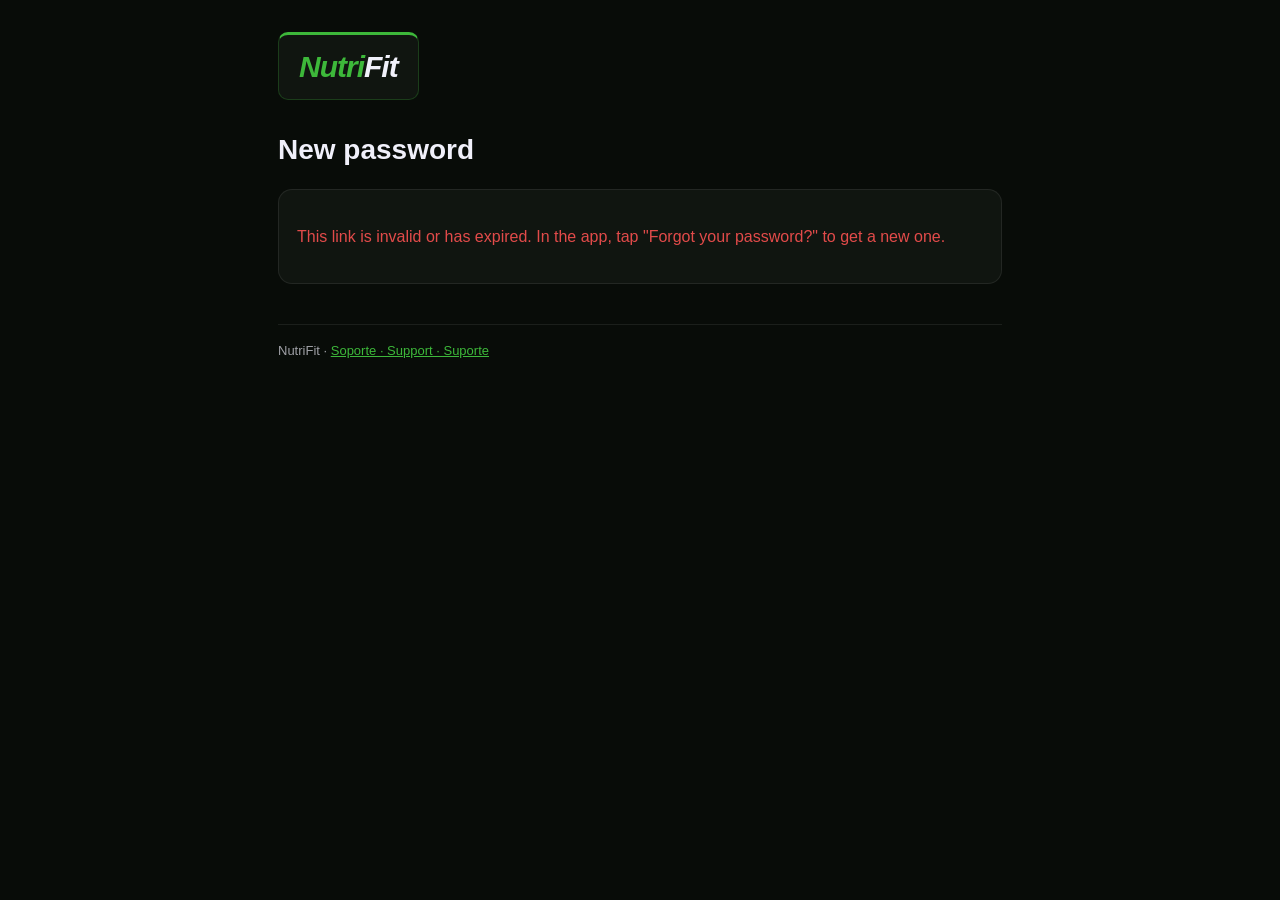
<file: restablecer.html>
<!doctype html>
<html lang="es">
<head>
<meta charset="utf-8">
<meta name="viewport" content="width=device-width, initial-scale=1">
<meta name="robots" content="noindex">
<title>NutriFit · Nueva contraseña</title>
<link rel="stylesheet" href="estilo.css">
<style>
  label { display:block; margin:14px 0 6px; color:var(--text); font-weight:600; }
  input { width:100%; padding:12px 14px; border-radius:12px; border:1px solid var(--border); background:#0c110c; color:var(--text); font-size:16px; }
  button.btn { border:0; cursor:pointer; margin-top:18px; width:100%; font-size:16px; }
  button.btn[disabled] { opacity:.5; cursor:default; }
  .msg { margin-top:14px; } .err { color:#E24B4A; } .ok { color:var(--green); }
  .hidden { display:none; }
  .meter { margin-top:8px; } .meter.hidden { display:none; }
  .bars { display:flex; gap:6px; margin-bottom:6px; }
  .bars span { flex:1; height:5px; border-radius:3px; background:rgba(255,255,255,.1); transition:background .2s; }
  .meter p { margin:0; font-size:13px; color:var(--muted, #9aa09a); }
  .meter b { font-weight:700; }
</style>
</head>
<body>
<main>
  <a class="logo" href="./"><span class="n">Nutri</span><span class="f">Fit</span></a>
  <h1 id="title"></h1>

  <div class="card">
    <p id="intro"></p>
    <form id="form" class="hidden">
      <label for="p1" id="l1"></label>
      <input id="p1" type="password" autocomplete="new-password" minlength="8" required>
      <div class="meter hidden" id="meter"><div class="bars"><span></span><span></span><span></span></div><p id="mtext"></p></div>
      <label for="p2" id="l2"></label>
      <input id="p2" type="password" autocomplete="new-password" minlength="8" required>
      <button class="btn" id="save" type="submit"></button>
    </form>
    <p id="msg" class="msg"></p>
  </div>

  <footer>NutriFit · <a href="./">Soporte · Support · Suporte</a></footer>
</main>

<script>
// Página para poner una contraseña nueva desde el enlace del correo "Olvidé mi contraseña".
// Supabase manda aquí al usuario con el token de recuperación en el # de la dirección.
// La clave "anon" es pública (es la misma que va dentro de la app); la seguridad la da el token del correo.
(function () {
  var SUPABASE_URL = 'https://liquboxfszhoybhutacp.supabase.co';
  var ANON_KEY = 'eyJhbGciOiJIUzI1NiIsInR5cCI6IkpXVCJ9.eyJpc3MiOiJzdXBhYmFzZSIsInJlZiI6ImxpcXVib3hmc3pob3liaHV0YWNwIiwicm9sZSI6ImFub24iLCJpYXQiOjE3NzUzNzA2MDMsImV4cCI6MjA5MDk0NjYwM30.PW-xYDfYaRFK1ArRf7BiFQLOv-vHKdz6P3ZEZkjLRt0';

  var T = {
    es: { title: 'Nueva contraseña', intro: 'Escribe tu nueva contraseña para NutriFit.', l1: 'Nueva contraseña (mínimo 8 caracteres)', l2: 'Repite la contraseña', save: 'Guardar contraseña',
          short: 'La contraseña debe tener al menos 8 caracteres.', diff: 'Las contraseñas no coinciden.', ok: '¡Listo! Tu contraseña se cambió. Ya puedes entrar en la app con la nueva contraseña.',
          bad: 'Este enlace no es válido o ya venció. En la app toca "¿Olvidaste tu contraseña?" para recibir uno nuevo.', same: 'La nueva contraseña debe ser diferente a la que ya tenías. Escribe otra.', weak: 'Esa contraseña es muy débil. Usa una más larga o combina letras, números y símbolos.', sl: 'Seguridad', s0: 'Débil', s1: 'Regular', s2: 'Segura', tip: 'Usa 12+ caracteres y mezcla mayúsculas, números o símbolos.',
          fail: 'No se pudo cambiar la contraseña. Intenta de nuevo o pide un enlace nuevo desde la app.' },
    en: { title: 'New password', intro: 'Enter your new NutriFit password.', l1: 'New password (at least 8 characters)', l2: 'Repeat the password', save: 'Save password',
          short: 'The password must be at least 8 characters.', diff: "The passwords don't match.", ok: 'Done! Your password was changed. You can now sign in to the app with your new password.',
          bad: 'This link is invalid or has expired. In the app, tap "Forgot your password?" to get a new one.', same: 'Your new password must be different from your current one. Please choose another.', weak: 'That password is too weak. Use a longer one or mix letters, numbers and symbols.', sl: 'Strength', s0: 'Weak', s1: 'Fair', s2: 'Strong', tip: 'Use 12+ characters and mix uppercase, numbers or symbols.',
          fail: "Couldn't change the password. Try again or request a new link from the app." },
    pt: { title: 'Nova senha', intro: 'Digite sua nova senha do NutriFit.', l1: 'Nova senha (mínimo de 8 caracteres)', l2: 'Repita a senha', save: 'Salvar senha',
          short: 'A senha precisa ter pelo menos 8 caracteres.', diff: 'As senhas não coincidem.', ok: 'Pronto! Sua senha foi alterada. Agora você já pode entrar no app com a nova senha.',
          bad: 'Este link é inválido ou expirou. No app, toque em "Esqueceu sua senha?" para receber um novo.', same: 'A nova senha precisa ser diferente da atual. Escolha outra.', weak: 'Essa senha é fraca demais. Use uma mais longa ou combine letras, números e símbolos.', sl: 'Segurança', s0: 'Fraca', s1: 'Média', s2: 'Forte', tip: 'Use 12+ caracteres e misture maiúsculas, números ou símbolos.',
          fail: 'Não foi possível alterar a senha. Tente de novo ou peça um novo link pelo app.' }
  };
  var q = new URLSearchParams(location.search);
  var lang = q.get('lang') || (navigator.language || 'es').slice(0, 2);
  if (!T[lang]) lang = 'es';
  var t = T[lang];
  document.documentElement.lang = lang === 'pt' ? 'pt-BR' : lang;
  document.title = 'NutriFit · ' + t.title;
  ['title', 'intro', 'l1', 'l2', 'save'].forEach(function (id) { document.getElementById(id).textContent = t[id]; });

  var hash = new URLSearchParams(location.hash.replace(/^#/, ''));
  var token = hash.get('access_token');
  var type = hash.get('type');
  var msg = document.getElementById('msg');
  var form = document.getElementById('form');

  // Quita el token de la barra de direcciones (no queda en el historial ni se comparte por error)
  if (location.hash) history.replaceState(null, '', location.pathname + location.search);

  if (!token || (type && type !== 'recovery') || hash.get('error')) {
    document.getElementById('intro').textContent = '';
    msg.className = 'msg err';
    msg.textContent = t.bad;
    return;
  }
  form.classList.remove('hidden');

  // Barra de seguridad (misma lógica que lib/passwordStrength.ts de la app)
  var COMMON = ['12345678','123456789','1234567890','87654321','11111111','00000000','password','password1','contraseña','contrasena','qwertyui','qwerty123','abcd1234','12345678a','iloveyou','nutrifit','nutrifit1','senha123'];
  function strength(pw) {
    if (pw.length < 8) return 0;
    if (COMMON.indexOf(pw.toLowerCase()) >= 0 || /^(.)\1+$/.test(pw)) return 0;
    var types = [/[a-z]/, /[A-Z]/, /\d/, /[^A-Za-z0-9]/].filter(function (r) { return r.test(pw); }).length;
    if ((pw.length >= 12 && types >= 2) || types >= 3) return 2;
    if (types >= 2 || pw.length >= 14) return 1;
    return 0;
  }
  var COLORS = ['#E24B4A', '#F5A623', '#3DB83A'];
  var meter = document.getElementById('meter');
  var bars = meter.querySelectorAll('.bars span');
  var mtext = document.getElementById('mtext');
  document.getElementById('p1').addEventListener('input', function (e) {
    var pw = e.target.value;
    if (!pw) { meter.classList.add('hidden'); return; }
    meter.classList.remove('hidden');
    var lv = strength(pw);
    for (var i = 0; i < 3; i++) bars[i].style.background = i <= lv ? COLORS[lv] : '';
    mtext.textContent = '';
    mtext.appendChild(document.createTextNode(t.sl + ': '));
    var b = document.createElement('b'); b.style.color = COLORS[lv]; b.textContent = t['s' + lv]; mtext.appendChild(b);
    if (lv < 2) mtext.appendChild(document.createTextNode('  ·  ' + t.tip));
  });

  form.addEventListener('submit', function (e) {
    e.preventDefault();
    var p1 = document.getElementById('p1').value;
    var p2 = document.getElementById('p2').value;
    msg.className = 'msg err';
    if (p1.length < 8) { msg.textContent = t.short; return; }
    if (p1 !== p2) { msg.textContent = t.diff; return; }
    var btn = document.getElementById('save');
    btn.disabled = true;
    msg.textContent = '';
    fetch(SUPABASE_URL + '/auth/v1/user', {
      method: 'PUT',
      headers: { 'Content-Type': 'application/json', 'apikey': ANON_KEY, 'Authorization': 'Bearer ' + token },
      body: JSON.stringify({ password: p1 })
    }).then(function (r) {
      if (r.ok) {
        form.classList.add('hidden');
        document.getElementById('intro').textContent = '';
        msg.className = 'msg ok';
        msg.textContent = t.ok;
      } else if (r.status === 401 || r.status === 403) {
        form.classList.add('hidden');
        msg.textContent = t.bad;
      } else {
        // Supabase explica el motivo: misma contraseña (same_password) o contraseña débil (weak_password)
        return r.json().catch(function () { return {}; }).then(function (j) {
          var code = (j && (j.error_code || j.code)) || '';
          var text = ((j && (j.msg || j.message || j.error_description)) || '').toLowerCase();
          if (code === 'same_password' || text.indexOf('different from the old') >= 0) msg.textContent = t.same;
          else if (code === 'weak_password' || text.indexOf('weak') >= 0) msg.textContent = t.weak;
          else msg.textContent = t.fail;
          btn.disabled = false;
        });
      }
    }).catch(function () { msg.textContent = t.fail; btn.disabled = false; });
  });
})();
</script>
</body>
</html>
</file>
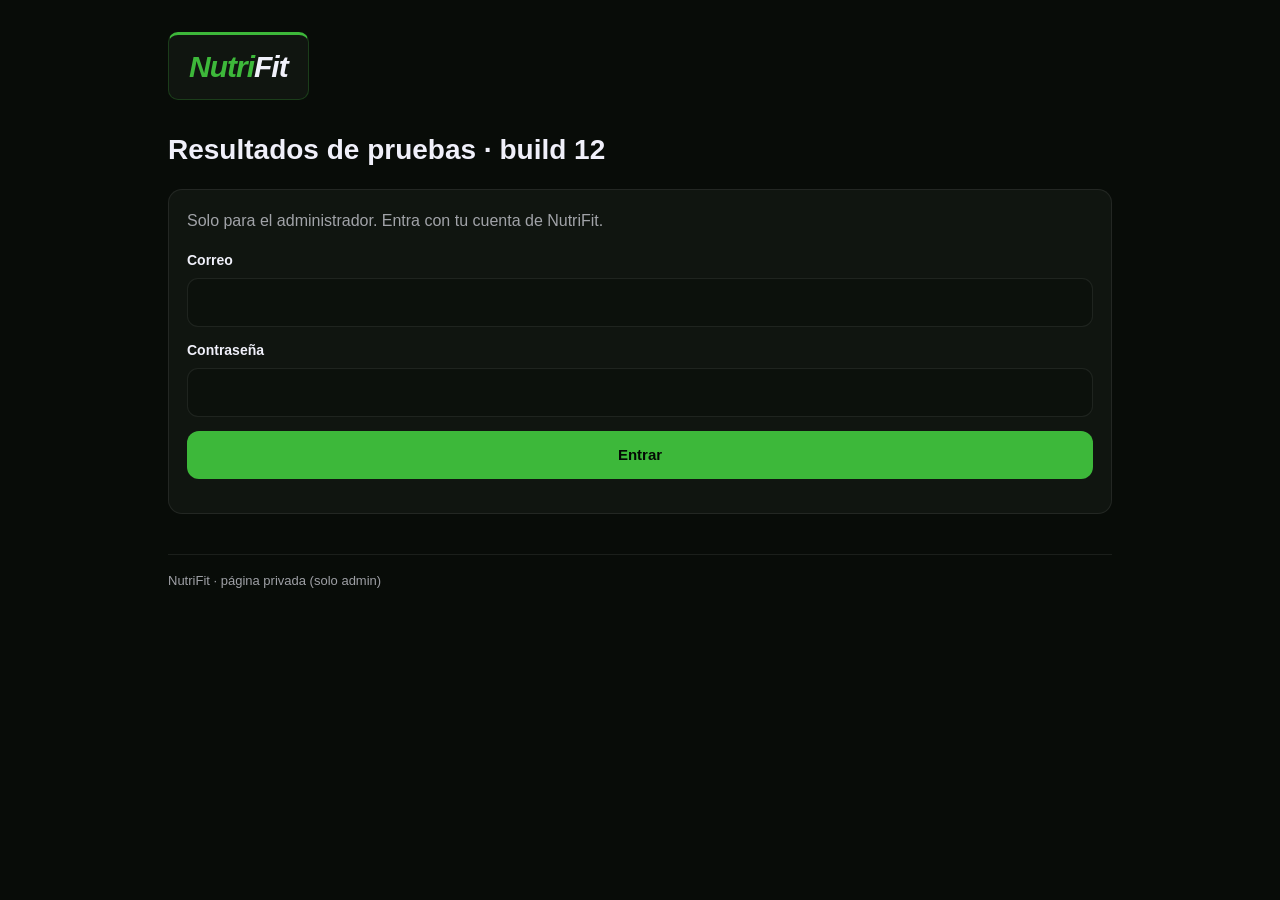
<file: resultados.html>
<!doctype html>
<html lang="es">
<head>
<meta charset="utf-8">
<meta name="viewport" content="width=device-width, initial-scale=1">
<meta name="robots" content="noindex">
<title>NutriFit · Resultados de pruebas</title>
<link rel="stylesheet" href="estilo.css">
<style>
  main { max-width:980px; }
  label { display:block; margin:12px 0 6px; color:var(--text); font-weight:600; font-size:14px; }
  input { width:100%; padding:11px 13px; border-radius:11px; border:1px solid var(--border); background:#0c110c; color:var(--text); font:inherit; font-size:16px; }
  button { font:inherit; cursor:pointer; }
  .btn { border:0; font-size:15px; } .btn[disabled] { opacity:.5; }
  .btn.ghost { background:var(--surface); color:var(--text); border:1px solid var(--border); }
  .link { background:none; border:0; color:var(--green); padding:0; text-decoration:underline; font-size:14px; }
  .hidden { display:none !important; } .err { color:#E24B4A; }
  .tiles { display:grid; grid-template-columns:repeat(auto-fit,minmax(150px,1fr)); gap:10px; margin:16px 0; }
  .tile { background:var(--surface); border:1px solid var(--border); border-radius:14px; padding:14px; }
  .tile b { display:block; font-size:28px; color:var(--text); line-height:1.1; font-variant-numeric:tabular-nums; }
  .tile span { font-size:13px; color:var(--muted); }
  .tile.bad b { color:#ff8b8a; } .tile.good b { color:var(--green); }
  .scroll { overflow-x:auto; }
  td.num, th.num { text-align:right; font-variant-numeric:tabular-nums; white-space:nowrap; }
  .pill { display:inline-block; border-radius:12px; padding:1px 9px; font-size:12px; font-weight:700; }
  .p-bloq { background:rgba(226,75,74,.18); color:#ff8b8a; } .p-imp { background:rgba(245,166,35,.16); color:#F5A623; }
  .p-det { background:rgba(255,255,255,.08); color:var(--muted); } .p-ok { background:rgba(61,184,58,.16); color:var(--green); }
  .fail { border-top:1px solid var(--border); padding:10px 0; }
  .fail:first-child { border-top:0; }
  .fail .who { font-size:13px; color:var(--muted); }
  .fail .note { color:var(--text); margin:4px 0 0; white-space:pre-wrap; }
  .tid { color:var(--green); font-weight:800; margin-right:6px; }
  .mini { display:inline-flex; height:8px; width:120px; background:rgba(255,255,255,.08); border-radius:4px; overflow:hidden; vertical-align:middle; }
  .mini i { display:block; height:100%; }
  .answer { border-top:1px solid var(--border); padding:8px 0; color:var(--text); white-space:pre-wrap; }
  .answer small { display:block; color:var(--muted); }
  .top { display:flex; justify-content:space-between; align-items:center; gap:10px; flex-wrap:wrap; }
</style>
</head>
<body>
<main>
  <a class="logo" href="./"><span class="n">Nutri</span><span class="f">Fit</span></a>
  <h1>Resultados de pruebas · build 12</h1>

  <div class="card" id="loginCard">
    <p style="margin-top:0">Solo para el administrador. Entra con tu cuenta de NutriFit.</p>
    <form id="loginForm">
      <label for="email">Correo</label><input id="email" type="email" autocomplete="email" required>
      <label for="pass">Contraseña</label><input id="pass" type="password" autocomplete="current-password" required>
      <button class="btn" style="margin-top:14px;width:100%" id="loginBtn" type="submit">Entrar</button>
    </form>
    <p id="msg" class="err"></p>
  </div>

  <div id="app" class="hidden">
    <div class="top">
      <p class="user" style="margin:0">Admin: <strong id="who"></strong> · <button class="link" id="logout" type="button">Salir</button></p>
      <div><button class="btn ghost" id="reload" type="button">Actualizar</button> <button class="btn" id="csv" type="button">Descargar CSV</button></div>
    </div>
    <div class="tiles" id="tiles"></div>

    <div class="card"><h2 style="margin-top:0">Fallas reportadas</h2><p style="font-size:13px;margin-top:-4px">Ordenadas por gravedad: bloqueantes primero.</p><div id="fails"></div></div>

    <div class="card"><h2 style="margin-top:0">Avance por tester</h2><div class="scroll"><table id="testers"></table></div></div>

    <div class="card"><h2 style="margin-top:0">Resultado por prueba</h2><div class="scroll"><table id="byTest"></table></div></div>

    <div class="card"><h2 style="margin-top:0">Encuesta</h2><div id="survey"></div></div>
  </div>
  <footer>NutriFit · página privada (solo admin)</footer>
</main>

<script src="pruebas.js"></script>
<script>
(function () {
  var D = NF.DATA, rows = [];
  var $ = function (id) { return document.getElementById(id); };
  var tests = []; D.sections.forEach(function (s) { s.tests.forEach(function (t) { tests.push(t); }); });
  var SEV = { bloq: ['Bloqueante', 'p-bloq', 0], imp: ['Importante', 'p-imp', 1], det: ['Detalle', 'p-det', 2] };

  $('loginForm').addEventListener('submit', function (e) {
    e.preventDefault(); $('loginBtn').disabled = true; $('msg').textContent = '';
    NF.login($('email').value.trim().toLowerCase(), $('pass').value).then(start)
      .catch(function (err) { $('msg').textContent = err.message; })
      .then(function () { $('loginBtn').disabled = false; });
  });
  $('logout').onclick = function () { NF.logout(); location.reload(); };
  $('reload').onclick = function () { load(); };
  $('csv').onclick = downloadCsv;

  function start() {
    return NF.rest('POST', 'rpc/is_app_admin', {}).then(function (isAdmin) {
      if (!isAdmin) { NF.logout(); $('msg').textContent = 'Esta cuenta no tiene permiso para ver los resultados.'; return; }
      $('who').textContent = NF.user().email;
      $('loginCard').classList.add('hidden'); $('app').classList.remove('hidden');
      return load();
    }).catch(function (err) {
      if (err.message === 'sin sesion') { NF.logout(); return; }
      $('msg').textContent = 'No se pudo comprobar el permiso (¿ya corriste setup-pruebas.sql?). ' + err.message;
    });
  }

  function load() {
    return NF.rest('GET', 'tester_results?select=*&order=updated_at.desc').then(function (r) { rows = r || []; draw(); });
  }

  function name(r) { return (r.info && r.info.nombre) || r.email; }
  function ans(r, id) { return (r.answers || {})[id] || {}; }

  function draw() {
    var fails = [], done = 0, finished = 0;
    rows.forEach(function (r) {
      if (r.finished_at) finished++;
      tests.forEach(function (t) {
        var a = ans(r, t.id);
        if (a.r) done++;
        if (a.r === 'falla') fails.push({ t: t, r: r, a: a });
      });
    });
    var bloq = fails.filter(function (f) { return f.a.sev === 'bloq'; }).length;
    $('tiles').innerHTML =
      tile(rows.length, 'testers que entraron') + tile(finished, 'dijeron "terminé"', 'good') +
      tile(rows.length ? Math.round(done / (rows.length * tests.length) * 100) + '%' : '—', 'pruebas respondidas') +
      tile(fails.length, 'fallas reportadas', fails.length ? 'bad' : '') + tile(bloq, 'bloqueantes', bloq ? 'bad' : '');

    // Fallas
    fails.sort(function (x, y) {
      var a = SEV[x.a.sev] ? SEV[x.a.sev][2] : 3, b = SEV[y.a.sev] ? SEV[y.a.sev][2] : 3;
      return a - b || tests.indexOf(x.t) - tests.indexOf(y.t);
    });
    $('fails').innerHTML = fails.length ? fails.map(function (f) {
      var s = SEV[f.a.sev];
      return '<div class="fail"><div><span class="tid">' + f.t.id + '</span><strong>' + esc(f.t.t) + '</strong> ' +
        (s ? '<span class="pill ' + s[1] + '">' + s[0] + '</span>' : '<span class="pill p-det">Sin gravedad</span>') + '</div>' +
        '<div class="who">' + esc(name(f.r)) + ' · ' + esc((f.r.info || {}).telefono || '') + ' · ' + esc((f.r.info || {}).version || '') + '</div>' +
        (f.a.nota ? '<p class="note">' + esc(f.a.nota) + '</p>' : '<p class="note" style="color:var(--muted)">(sin descripción)</p>') + '</div>';
    }).join('') : '<p>Nadie ha reportado fallas todavía.</p>';

    // Testers
    $('testers').innerHTML = '<tr><th>Tester</th><th>Teléfono</th><th>Versión</th><th class="num">Avance</th><th class="num">Fallas</th><th>Terminó</th><th>Última vez</th></tr>' +
      rows.map(function (r) {
        var d = tests.filter(function (t) { return ans(r, t.id).r; }).length;
        var f = tests.filter(function (t) { return ans(r, t.id).r === 'falla'; }).length;
        return '<tr><td><strong>' + esc(name(r)) + '</strong><br><small>' + esc(r.email) + '</small></td><td>' + esc((r.info || {}).telefono || '') +
          '<br><small>' + esc((r.info || {}).sistema || '') + '</small></td><td>' + esc((r.info || {}).version || '') + '</td>' +
          '<td class="num">' + d + ' / ' + tests.length + '</td><td class="num">' + f + '</td><td>' + (r.finished_at ? '<span class="pill p-ok">Sí</span>' : '—') +
          '</td><td>' + fmtDate(r.updated_at) + '</td></tr>';
      }).join('');

    // Por prueba
    var n = rows.length || 1;
    $('byTest').innerHTML = '<tr><th>Prueba</th><th class="num">Funciona</th><th class="num">Falla</th><th class="num">No pudo</th><th></th></tr>' +
      tests.map(function (t) {
        var c = { ok: 0, falla: 0, na: 0 };
        rows.forEach(function (r) { var a = ans(r, t.id); if (c[a.r] != null) c[a.r]++; });
        return '<tr><td><span class="tid">' + t.id + '</span>' + esc(t.t) + '</td><td class="num">' + c.ok + '</td><td class="num"' +
          (c.falla ? ' style="color:#ff8b8a;font-weight:700"' : '') + '>' + c.falla + '</td><td class="num">' + c.na + '</td><td>' +
          '<span class="mini"><i style="width:' + c.ok / n * 100 + '%;background:#3DB83A"></i><i style="width:' + c.falla / n * 100 + '%;background:#E24B4A"></i><i style="width:' + c.na / n * 100 + '%;background:#F5A623"></i></span></td></tr>';
      }).join('');

    // Encuesta
    var html = '<table><tr><th>Pregunta (1 a 5)</th><th class="num">Promedio</th><th class="num">Respuestas</th></tr>';
    D.scale.forEach(function (q) {
      var v = rows.map(function (r) { return (r.survey || {})[q.id]; }).filter(function (x) { return typeof x === 'number'; });
      var avg = v.length ? (v.reduce(function (a, b) { return a + b; }, 0) / v.length).toFixed(1) : '—';
      html += '<tr><td><span class="tid">' + q.id + '</span>' + esc(q.q) + '</td><td class="num"><strong>' + avg + '</strong></td><td class="num">' + v.length + '</td></tr>';
    });
    html += '</table>';
    D.open.forEach(function (q) {
      var list = rows.filter(function (r) { return ((r.survey || {})[q.id] || '').trim(); });
      html += '<h3 style="margin:22px 0 4px;font-size:15px"><span class="tid">' + q.id + '</span>' + esc(q.q) + '</h3>' +
        (list.length ? list.map(function (r) { return '<div class="answer"><small>' + esc(name(r)) + '</small>' + esc(r.survey[q.id]) + '</div>'; }).join('') : '<p>Sin respuestas todavía.</p>');
    });
    $('survey').innerHTML = html;
  }

  function tile(v, label, cls) { return '<div class="tile ' + (cls || '') + '"><b>' + v + '</b><span>' + label + '</span></div>'; }
  function fmtDate(s) { if (!s) return ''; var d = new Date(s); return d.toLocaleDateString('es-MX', { day: 'numeric', month: 'short' }) + ' ' + d.toLocaleTimeString('es-MX', { hour: '2-digit', minute: '2-digit' }); }

  function downloadCsv() {
    var q = function (s) { return '"' + String(s == null ? '' : s).replace(/"/g, '""') + '"'; };
    var out = [['tester', 'correo', 'telefono', 'sistema', 'version', 'prueba', 'titulo', 'resultado', 'gravedad', 'nota'].join(',')];
    rows.forEach(function (r) {
      var i = r.info || {};
      tests.forEach(function (t) {
        var a = ans(r, t.id);
        if (!a.r && !a.nota) return;
        out.push([name(r), r.email, i.telefono, i.sistema, i.version, t.id, t.t, a.r, SEV[a.sev] ? SEV[a.sev][0] : '', a.nota].map(q).join(','));
      });
      D.scale.concat(D.open).forEach(function (sq) {
        var v = (r.survey || {})[sq.id];
        if (v != null && v !== '') out.push([name(r), r.email, i.telefono, i.sistema, i.version, sq.id, sq.q, v, '', ''].map(q).join(','));
      });
    });
    var blob = new Blob(['﻿' + out.join('\n')], { type: 'text/csv;charset=utf-8' });
    var a = document.createElement('a'); a.href = URL.createObjectURL(blob); a.download = 'nutrifit_pruebas_build12.csv'; a.click();
  }

  if (NF.load() && NF.user()) start();
})();
</script>
</body>
</html>
</file>
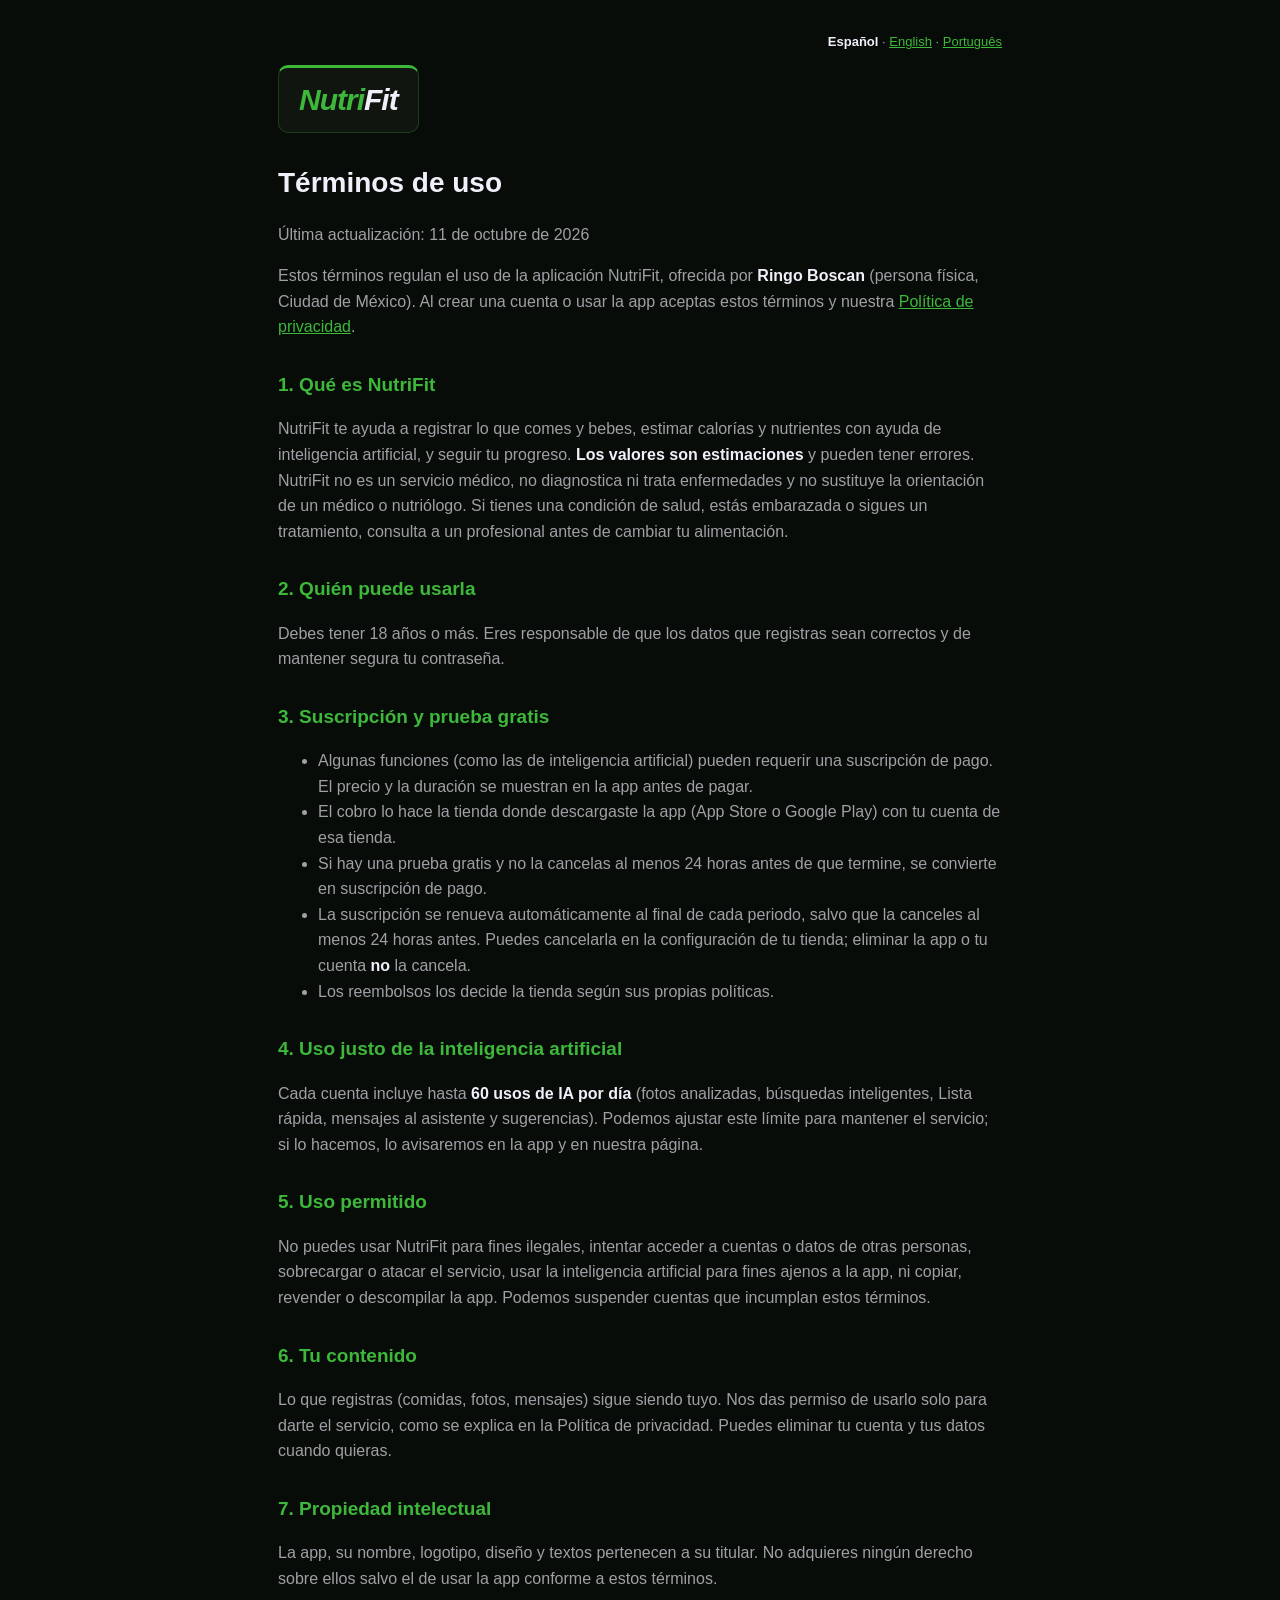
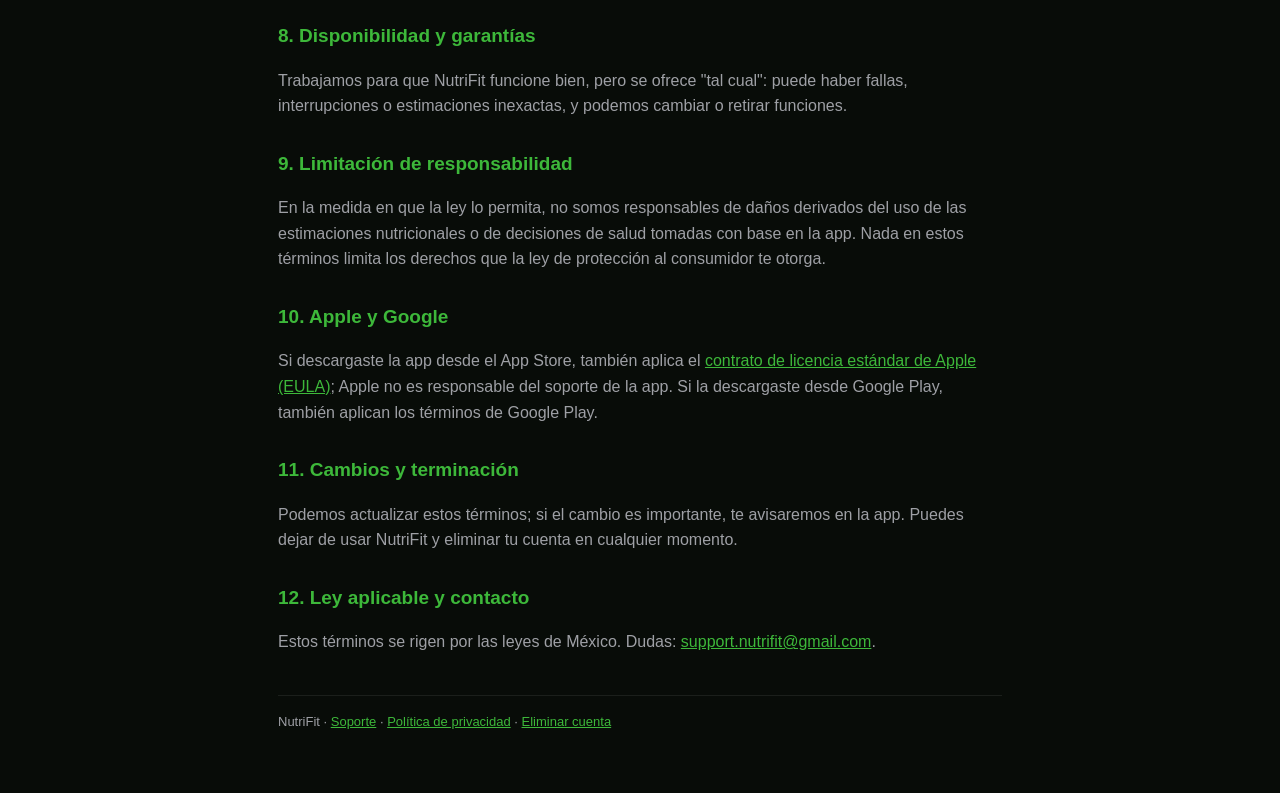
<file: terminos.html>
<!doctype html>
<html lang="es">
<!-- BORRADOR preparado con ayuda de IA. Revisar con un abogado especialista en protección de datos antes de publicar la app en cada país. -->
<head>
<meta charset="utf-8">
<meta name="viewport" content="width=device-width, initial-scale=1">
<title>NutriFit · Términos de uso</title>
<meta name="description" content="Términos y condiciones de uso de la app NutriFit.">
<link rel="alternate" hreflang="es" href="https://app-nutrifit.github.io/nutrifit/terminos.html">
<link rel="alternate" hreflang="en" href="https://app-nutrifit.github.io/nutrifit/en/terms.html">
<link rel="alternate" hreflang="pt" href="https://app-nutrifit.github.io/nutrifit/pt/termos.html">
<link rel="stylesheet" href="estilo.css">
</head>
<body>
<main>
  <div class="langs"><strong>Español</strong> · <a href="en/terms.html">English</a> · <a href="pt/termos.html">Português</a></div>
  <a class="logo" href="index.html"><span class="n">Nutri</span><span class="f">Fit</span></a>

  <h1>Términos de uso</h1>
  <p>Última actualización: 11 de octubre de 2026</p>
  <p>Estos términos regulan el uso de la aplicación NutriFit, ofrecida por <strong>Ringo Boscan</strong> (persona física, Ciudad de México). Al crear una cuenta o usar la app aceptas estos términos y nuestra <a href="privacidad.html">Política de privacidad</a>.</p>

  <h2>1. Qué es NutriFit</h2>
  <p>NutriFit te ayuda a registrar lo que comes y bebes, estimar calorías y nutrientes con ayuda de inteligencia artificial, y seguir tu progreso. <strong>Los valores son estimaciones</strong> y pueden tener errores. NutriFit no es un servicio médico, no diagnostica ni trata enfermedades y no sustituye la orientación de un médico o nutriólogo. Si tienes una condición de salud, estás embarazada o sigues un tratamiento, consulta a un profesional antes de cambiar tu alimentación.</p>

  <h2>2. Quién puede usarla</h2>
  <p>Debes tener 18 años o más. Eres responsable de que los datos que registras sean correctos y de mantener segura tu contraseña.</p>

  <h2>3. Suscripción y prueba gratis</h2>
  <ul>
    <li>Algunas funciones (como las de inteligencia artificial) pueden requerir una suscripción de pago. El precio y la duración se muestran en la app antes de pagar.</li>
    <li>El cobro lo hace la tienda donde descargaste la app (App Store o Google Play) con tu cuenta de esa tienda.</li>
    <li>Si hay una prueba gratis y no la cancelas al menos 24 horas antes de que termine, se convierte en suscripción de pago.</li>
    <li>La suscripción se renueva automáticamente al final de cada periodo, salvo que la canceles al menos 24 horas antes. Puedes cancelarla en la configuración de tu tienda; eliminar la app o tu cuenta <strong>no</strong> la cancela.</li>
    <li>Los reembolsos los decide la tienda según sus propias políticas.</li>
  </ul>

  <h2>4. Uso justo de la inteligencia artificial</h2>
  <p>Cada cuenta incluye hasta <strong>60 usos de IA por día</strong> (fotos analizadas, búsquedas inteligentes, Lista rápida, mensajes al asistente y sugerencias). Podemos ajustar este límite para mantener el servicio; si lo hacemos, lo avisaremos en la app y en nuestra página.</p>

  <h2>5. Uso permitido</h2>
  <p>No puedes usar NutriFit para fines ilegales, intentar acceder a cuentas o datos de otras personas, sobrecargar o atacar el servicio, usar la inteligencia artificial para fines ajenos a la app, ni copiar, revender o descompilar la app. Podemos suspender cuentas que incumplan estos términos.</p>

  <h2>6. Tu contenido</h2>
  <p>Lo que registras (comidas, fotos, mensajes) sigue siendo tuyo. Nos das permiso de usarlo solo para darte el servicio, como se explica en la Política de privacidad. Puedes eliminar tu cuenta y tus datos cuando quieras.</p>

  <h2>7. Propiedad intelectual</h2>
  <p>La app, su nombre, logotipo, diseño y textos pertenecen a su titular. No adquieres ningún derecho sobre ellos salvo el de usar la app conforme a estos términos.</p>

  <h2>8. Disponibilidad y garantías</h2>
  <p>Trabajamos para que NutriFit funcione bien, pero se ofrece "tal cual": puede haber fallas, interrupciones o estimaciones inexactas, y podemos cambiar o retirar funciones.</p>

  <h2>9. Limitación de responsabilidad</h2>
  <p>En la medida en que la ley lo permita, no somos responsables de daños derivados del uso de las estimaciones nutricionales o de decisiones de salud tomadas con base en la app. Nada en estos términos limita los derechos que la ley de protección al consumidor te otorga.</p>

  <h2>10. Apple y Google</h2>
  <p>Si descargaste la app desde el App Store, también aplica el <a href="https://www.apple.com/legal/internet-services/itunes/dev/stdeula/" rel="noopener">contrato de licencia estándar de Apple (EULA)</a>; Apple no es responsable del soporte de la app. Si la descargaste desde Google Play, también aplican los términos de Google Play.</p>

  <h2>11. Cambios y terminación</h2>
  <p>Podemos actualizar estos términos; si el cambio es importante, te avisaremos en la app. Puedes dejar de usar NutriFit y eliminar tu cuenta en cualquier momento.</p>

  <h2>12. Ley aplicable y contacto</h2>
  <p>Estos términos se rigen por las leyes de México. Dudas: <a href="mailto:support.nutrifit@gmail.com">support.nutrifit@gmail.com</a>.</p>

  <footer>
    NutriFit · <a href="index.html">Soporte</a> · <a href="privacidad.html">Política de privacidad</a> · <a href="eliminar-cuenta.html">Eliminar cuenta</a>
  </footer>
</main>
</body>
</html>
</file>
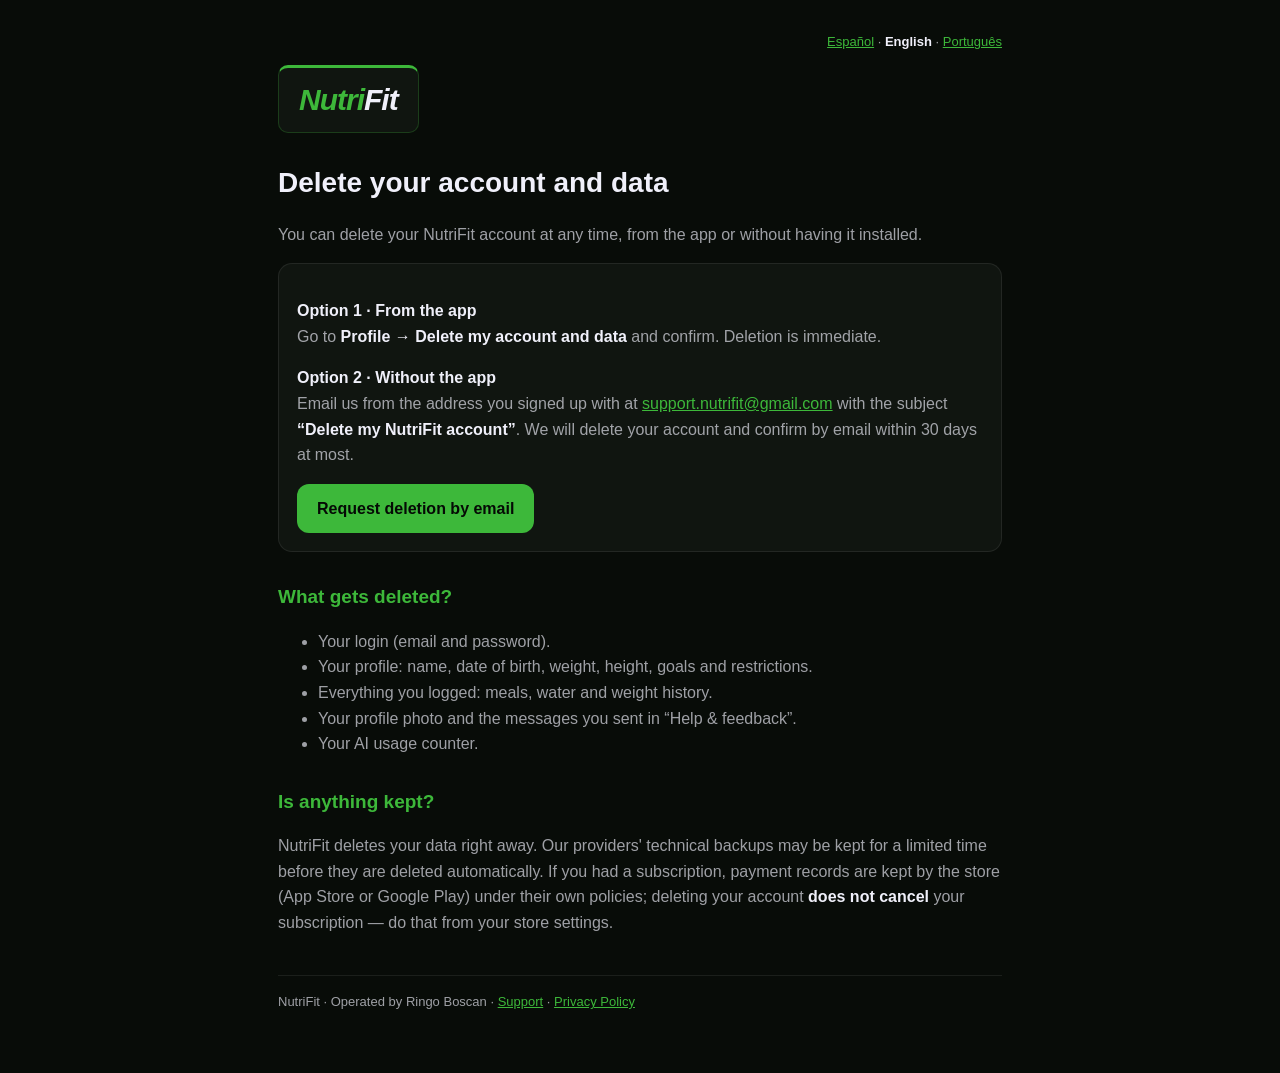
<file: en/delete-account.html>
<!doctype html>
<html lang="en">
<head>
<meta charset="utf-8">
<meta name="viewport" content="width=device-width, initial-scale=1">
<title>NutriFit · Delete account</title>
<meta name="description" content="How to delete your NutriFit account and all your data.">
<link rel="alternate" hreflang="es" href="https://app-nutrifit.github.io/nutrifit/eliminar-cuenta.html">
<link rel="alternate" hreflang="en" href="https://app-nutrifit.github.io/nutrifit/en/delete-account.html">
<link rel="alternate" hreflang="pt" href="https://app-nutrifit.github.io/nutrifit/pt/excluir-conta.html">
<link rel="stylesheet" href="../estilo.css">
</head>
<body>
<main>
  <div class="langs"><a href="../eliminar-cuenta.html">Español</a> · <strong>English</strong> · <a href="../pt/excluir-conta.html">Português</a></div>
  <a class="logo" href="index.html"><span class="n">Nutri</span><span class="f">Fit</span></a>

  <h1>Delete your account and data</h1>
  <p>You can delete your NutriFit account at any time, from the app or without having it installed.</p>

  <div class="card">
    <p><strong>Option 1 · From the app</strong><br>
    Go to <strong>Profile → Delete my account and data</strong> and confirm. Deletion is immediate.</p>
    <p><strong>Option 2 · Without the app</strong><br>
    Email us from the address you signed up with at
    <a href="mailto:support.nutrifit@gmail.com?subject=Delete%20my%20NutriFit%20account">support.nutrifit@gmail.com</a>
    with the subject <strong>“Delete my NutriFit account”</strong>. We will delete your account and confirm by email within 30 days at most.</p>
    <a class="btn" href="mailto:support.nutrifit@gmail.com?subject=Delete%20my%20NutriFit%20account">Request deletion by email</a>
  </div>

  <h2>What gets deleted?</h2>
  <ul>
    <li>Your login (email and password).</li>
    <li>Your profile: name, date of birth, weight, height, goals and restrictions.</li>
    <li>Everything you logged: meals, water and weight history.</li>
    <li>Your profile photo and the messages you sent in “Help &amp; feedback”.</li>
    <li>Your AI usage counter.</li>
  </ul>

  <h2>Is anything kept?</h2>
  <p>NutriFit deletes your data right away. Our providers' technical backups may be kept for a limited time before they are deleted automatically. If you had a subscription, payment records are kept by the store (App Store or Google Play) under their own policies; deleting your account <strong>does not cancel</strong> your subscription — do that from your store settings.</p>

  <footer>
    NutriFit · Operated by Ringo Boscan · <a href="index.html">Support</a> · <a href="privacy.html">Privacy Policy</a>
  </footer>
</main>
</body>
</html>
</file>
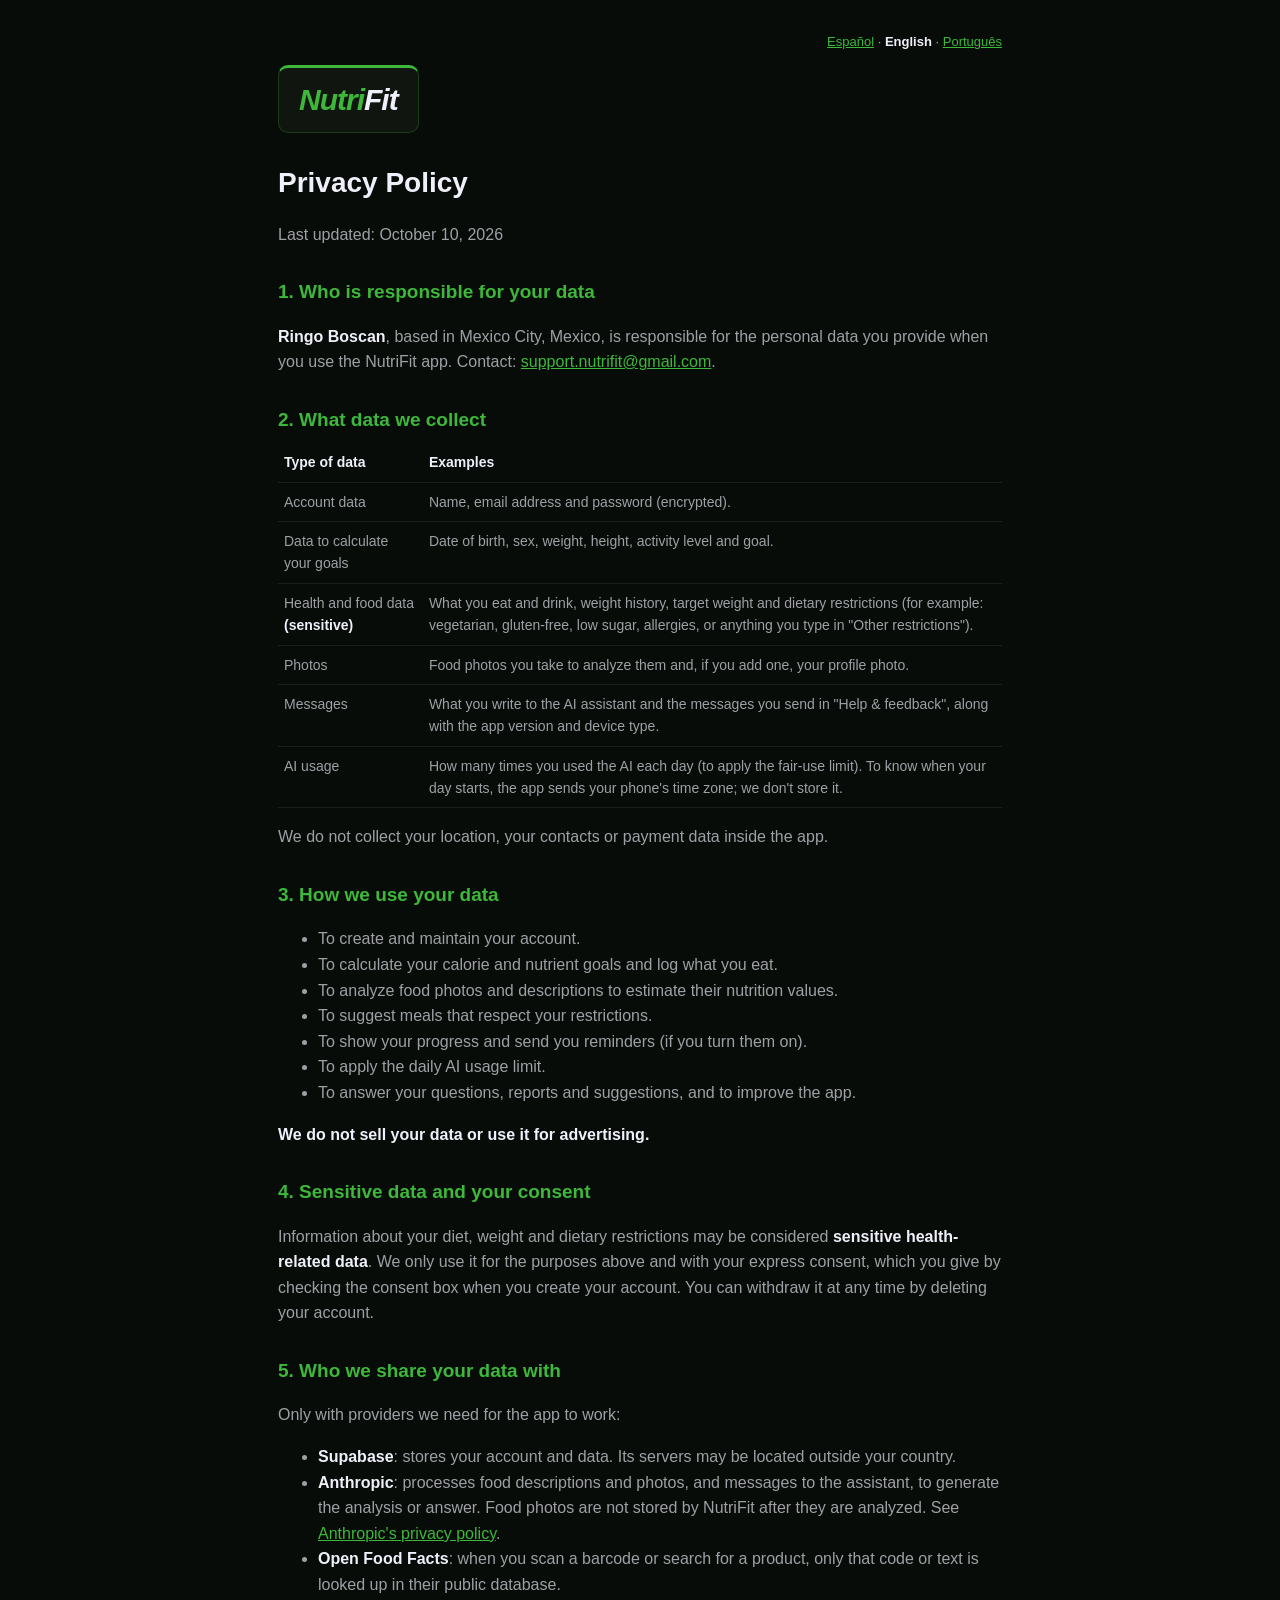
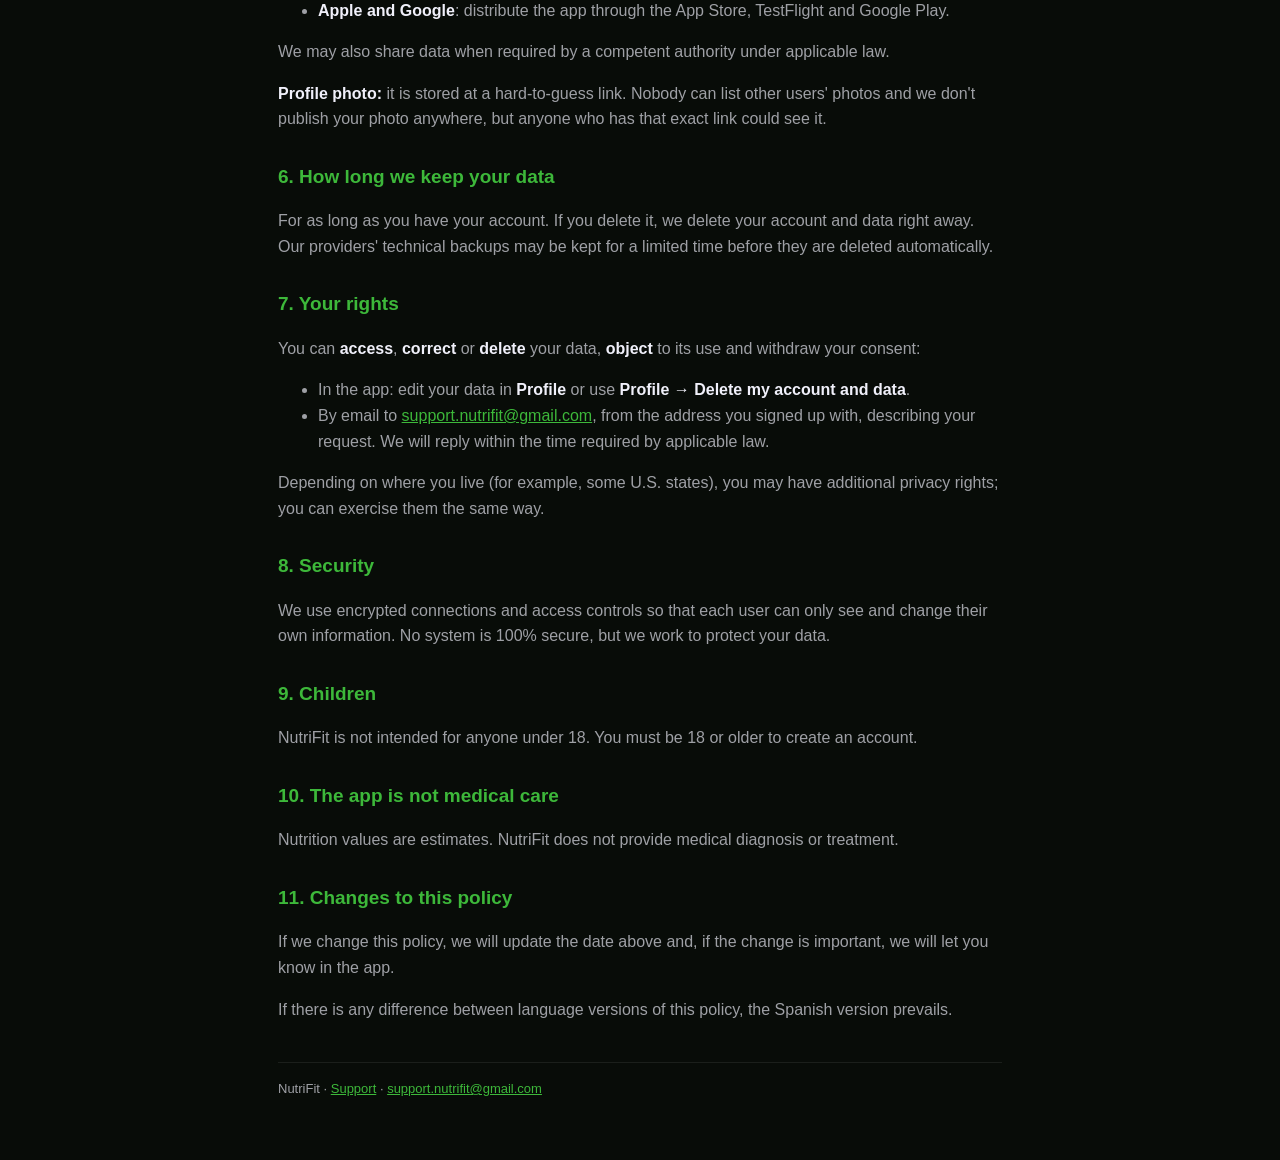
<file: en/privacy.html>
<!doctype html>
<html lang="en">
<!-- BORRADOR preparado con ayuda de IA. Revisar con un abogado especialista en protección de datos antes de publicar la app en cada país. -->
<head>
<meta charset="utf-8">
<meta name="viewport" content="width=device-width, initial-scale=1">
<title>NutriFit · Privacy Policy</title>
<meta name="description" content="Privacy Policy for the NutriFit app.">
<link rel="alternate" hreflang="es" href="https://app-nutrifit.github.io/nutrifit/privacidad.html">
<link rel="alternate" hreflang="en" href="https://app-nutrifit.github.io/nutrifit/en/privacy.html">
<link rel="alternate" hreflang="pt" href="https://app-nutrifit.github.io/nutrifit/pt/privacidade.html">
<link rel="stylesheet" href="../estilo.css">
</head>
<body>
<main>
  <div class="langs"><a href="../privacidad.html">Español</a> · <strong>English</strong> · <a href="../pt/privacidade.html">Português</a></div>
  <a class="logo" href="index.html"><span class="n">Nutri</span><span class="f">Fit</span></a>

  <h1>Privacy Policy</h1>
  <p>Last updated: October 10, 2026</p>

  <h2>1. Who is responsible for your data</h2>
  <p><strong>Ringo Boscan</strong>, based in Mexico City, Mexico, is responsible for the personal data you provide when you use the NutriFit app. Contact: <a href="mailto:support.nutrifit@gmail.com">support.nutrifit@gmail.com</a>.</p>

  <h2>2. What data we collect</h2>
  <table>
    <tr><th>Type of data</th><th>Examples</th></tr>
    <tr><td>Account data</td><td>Name, email address and password (encrypted).</td></tr>
    <tr><td>Data to calculate your goals</td><td>Date of birth, sex, weight, height, activity level and goal.</td></tr>
    <tr><td>Health and food data <strong>(sensitive)</strong></td><td>What you eat and drink, weight history, target weight and dietary restrictions (for example: vegetarian, gluten-free, low sugar, allergies, or anything you type in "Other restrictions").</td></tr>
    <tr><td>Photos</td><td>Food photos you take to analyze them and, if you add one, your profile photo.</td></tr>
    <tr><td>Messages</td><td>What you write to the AI assistant and the messages you send in "Help &amp; feedback", along with the app version and device type.</td></tr>
    <tr><td>AI usage</td><td>How many times you used the AI each day (to apply the fair-use limit). To know when your day starts, the app sends your phone's time zone; we don't store it.</td></tr>
  </table>
  <p>We do not collect your location, your contacts or payment data inside the app.</p>

  <h2>3. How we use your data</h2>
  <ul>
    <li>To create and maintain your account.</li>
    <li>To calculate your calorie and nutrient goals and log what you eat.</li>
    <li>To analyze food photos and descriptions to estimate their nutrition values.</li>
    <li>To suggest meals that respect your restrictions.</li>
    <li>To show your progress and send you reminders (if you turn them on).</li>
    <li>To apply the daily AI usage limit.</li>
    <li>To answer your questions, reports and suggestions, and to improve the app.</li>
  </ul>
  <p><strong>We do not sell your data or use it for advertising.</strong></p>

  <h2>4. Sensitive data and your consent</h2>
  <p>Information about your diet, weight and dietary restrictions may be considered <strong>sensitive health-related data</strong>. We only use it for the purposes above and with your express consent, which you give by checking the consent box when you create your account. You can withdraw it at any time by deleting your account.</p>

  <h2>5. Who we share your data with</h2>
  <p>Only with providers we need for the app to work:</p>
  <ul>
    <li><strong>Supabase</strong>: stores your account and data. Its servers may be located outside your country.</li>
    <li><strong>Anthropic</strong>: processes food descriptions and photos, and messages to the assistant, to generate the analysis or answer. Food photos are not stored by NutriFit after they are analyzed. See <a href="https://www.anthropic.com/legal/privacy" rel="noopener">Anthropic's privacy policy</a>.</li>
    <li><strong>Open Food Facts</strong>: when you scan a barcode or search for a product, only that code or text is looked up in their public database.</li>
    <li><strong>Apple and Google</strong>: distribute the app through the App Store, TestFlight and Google Play.</li>
  </ul>
  <p>We may also share data when required by a competent authority under applicable law.</p>
  <p><strong>Profile photo:</strong> it is stored at a hard-to-guess link. Nobody can list other users' photos and we don't publish your photo anywhere, but anyone who has that exact link could see it.</p>

  <h2>6. How long we keep your data</h2>
  <p>For as long as you have your account. If you delete it, we delete your account and data right away. Our providers' technical backups may be kept for a limited time before they are deleted automatically.</p>

  <h2>7. Your rights</h2>
  <p>You can <strong>access</strong>, <strong>correct</strong> or <strong>delete</strong> your data, <strong>object</strong> to its use and withdraw your consent:</p>
  <ul>
    <li>In the app: edit your data in <strong>Profile</strong> or use <strong>Profile → Delete my account and data</strong>.</li>
    <li>By email to <a href="mailto:support.nutrifit@gmail.com">support.nutrifit@gmail.com</a>, from the address you signed up with, describing your request. We will reply within the time required by applicable law.</li>
  </ul>
  <p>Depending on where you live (for example, some U.S. states), you may have additional privacy rights; you can exercise them the same way.</p>

  <h2>8. Security</h2>
  <p>We use encrypted connections and access controls so that each user can only see and change their own information. No system is 100% secure, but we work to protect your data.</p>

  <h2>9. Children</h2>
  <p>NutriFit is not intended for anyone under 18. You must be 18 or older to create an account.</p>

  <h2>10. The app is not medical care</h2>
  <p>Nutrition values are estimates. NutriFit does not provide medical diagnosis or treatment.</p>

  <h2>11. Changes to this policy</h2>
  <p>If we change this policy, we will update the date above and, if the change is important, we will let you know in the app.</p>
  <p>If there is any difference between language versions of this policy, the Spanish version prevails.</p>

  <footer>
    NutriFit · <a href="index.html">Support</a> · <a href="mailto:support.nutrifit@gmail.com">support.nutrifit@gmail.com</a>
  </footer>
</main>
</body>
</html>
</file>
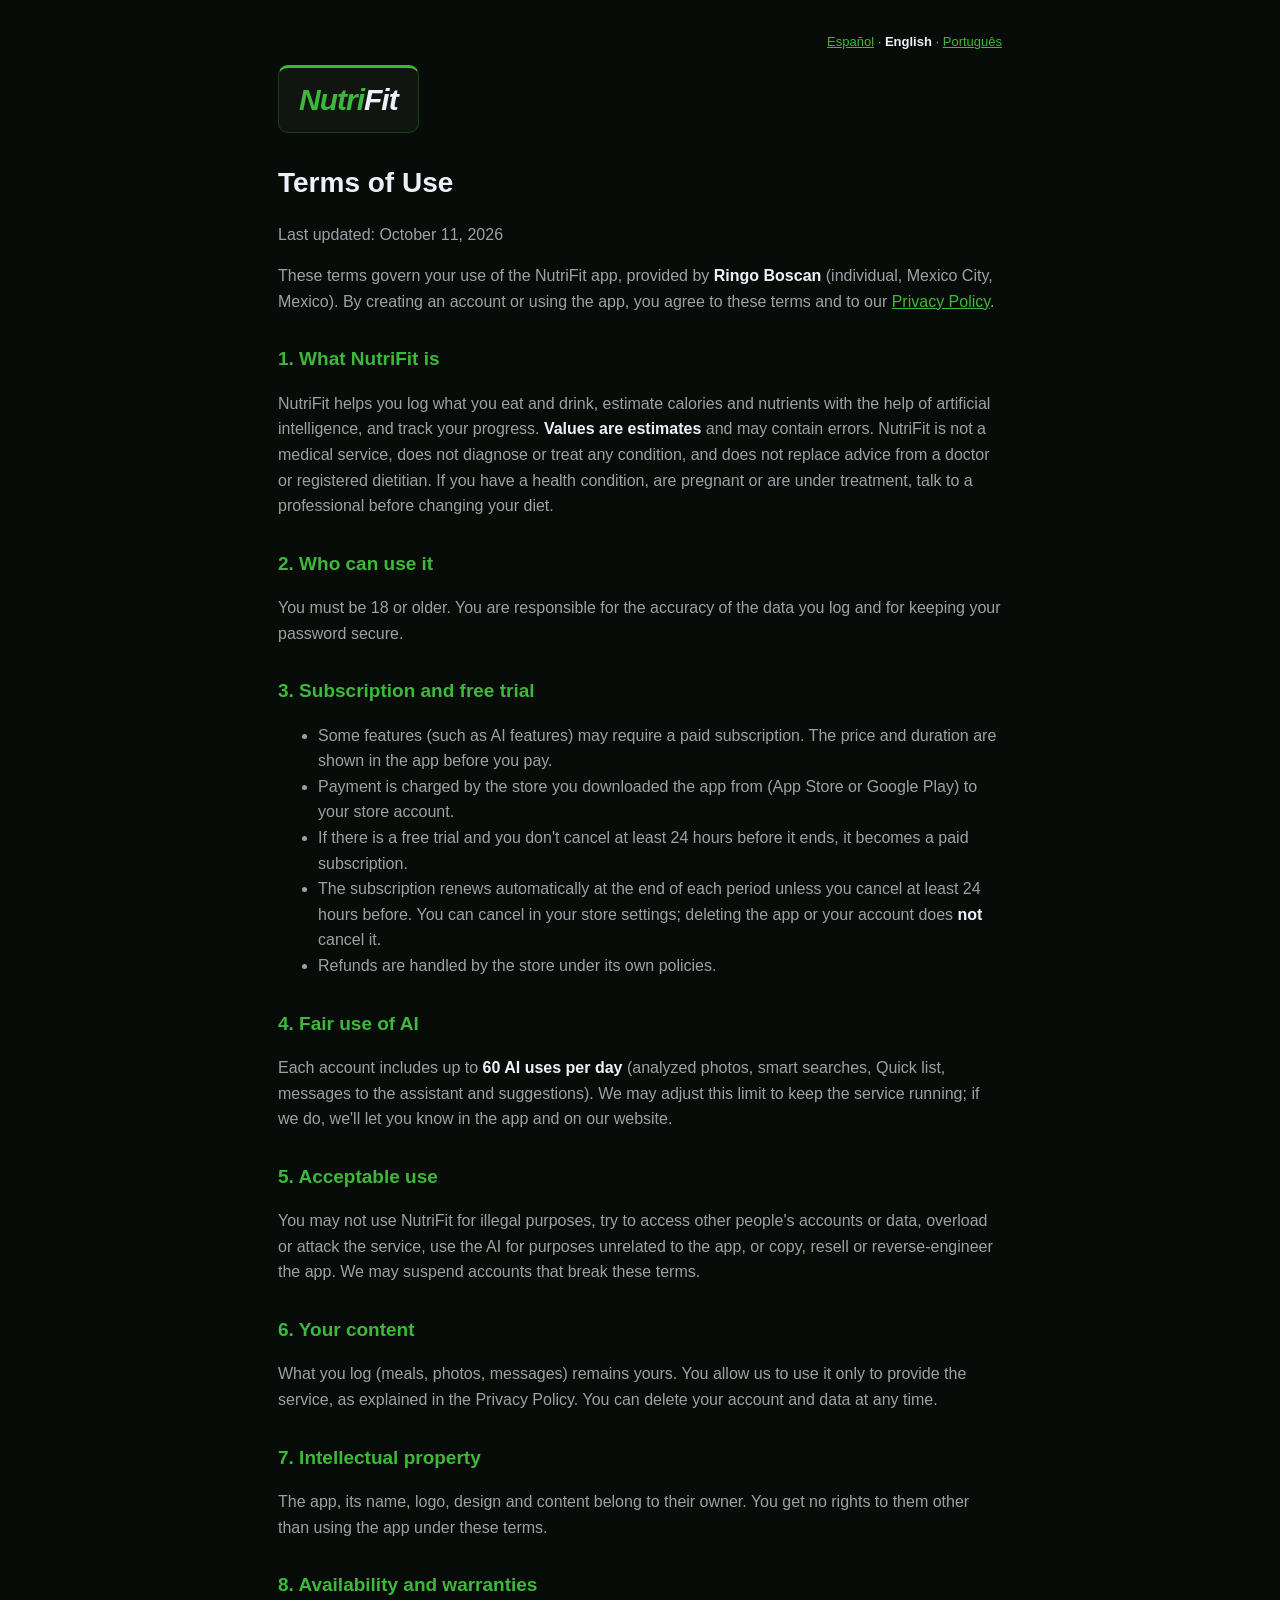
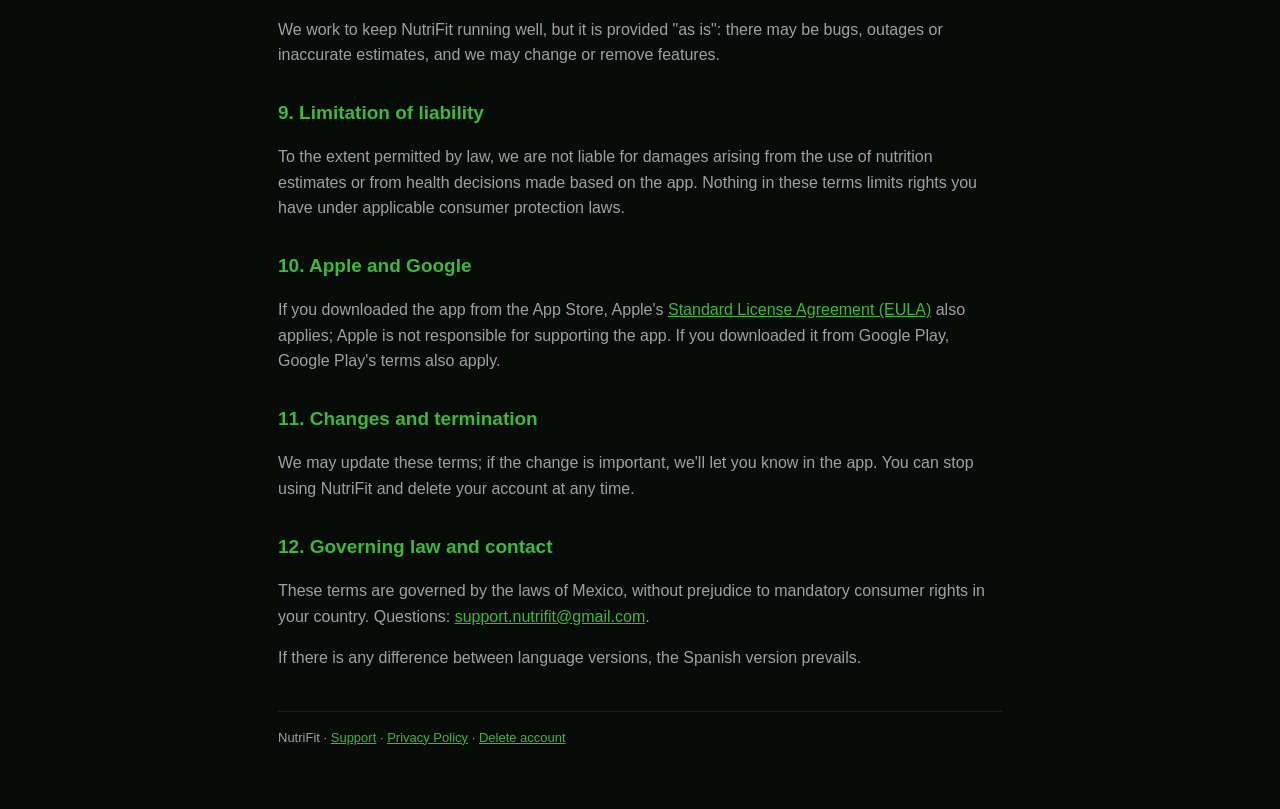
<file: en/terms.html>
<!doctype html>
<html lang="en">
<!-- BORRADOR preparado con ayuda de IA. Revisar con un abogado especialista en protección de datos antes de publicar la app en cada país. -->
<head>
<meta charset="utf-8">
<meta name="viewport" content="width=device-width, initial-scale=1">
<title>NutriFit · Terms of Use</title>
<meta name="description" content="Terms of Use for the NutriFit app.">
<link rel="alternate" hreflang="es" href="https://app-nutrifit.github.io/nutrifit/terminos.html">
<link rel="alternate" hreflang="en" href="https://app-nutrifit.github.io/nutrifit/en/terms.html">
<link rel="alternate" hreflang="pt" href="https://app-nutrifit.github.io/nutrifit/pt/termos.html">
<link rel="stylesheet" href="../estilo.css">
</head>
<body>
<main>
  <div class="langs"><a href="../terminos.html">Español</a> · <strong>English</strong> · <a href="../pt/termos.html">Português</a></div>
  <a class="logo" href="index.html"><span class="n">Nutri</span><span class="f">Fit</span></a>

  <h1>Terms of Use</h1>
  <p>Last updated: October 11, 2026</p>
  <p>These terms govern your use of the NutriFit app, provided by <strong>Ringo Boscan</strong> (individual, Mexico City, Mexico). By creating an account or using the app, you agree to these terms and to our <a href="privacy.html">Privacy Policy</a>.</p>

  <h2>1. What NutriFit is</h2>
  <p>NutriFit helps you log what you eat and drink, estimate calories and nutrients with the help of artificial intelligence, and track your progress. <strong>Values are estimates</strong> and may contain errors. NutriFit is not a medical service, does not diagnose or treat any condition, and does not replace advice from a doctor or registered dietitian. If you have a health condition, are pregnant or are under treatment, talk to a professional before changing your diet.</p>

  <h2>2. Who can use it</h2>
  <p>You must be 18 or older. You are responsible for the accuracy of the data you log and for keeping your password secure.</p>

  <h2>3. Subscription and free trial</h2>
  <ul>
    <li>Some features (such as AI features) may require a paid subscription. The price and duration are shown in the app before you pay.</li>
    <li>Payment is charged by the store you downloaded the app from (App Store or Google Play) to your store account.</li>
    <li>If there is a free trial and you don't cancel at least 24 hours before it ends, it becomes a paid subscription.</li>
    <li>The subscription renews automatically at the end of each period unless you cancel at least 24 hours before. You can cancel in your store settings; deleting the app or your account does <strong>not</strong> cancel it.</li>
    <li>Refunds are handled by the store under its own policies.</li>
  </ul>

  <h2>4. Fair use of AI</h2>
  <p>Each account includes up to <strong>60 AI uses per day</strong> (analyzed photos, smart searches, Quick list, messages to the assistant and suggestions). We may adjust this limit to keep the service running; if we do, we'll let you know in the app and on our website.</p>

  <h2>5. Acceptable use</h2>
  <p>You may not use NutriFit for illegal purposes, try to access other people's accounts or data, overload or attack the service, use the AI for purposes unrelated to the app, or copy, resell or reverse-engineer the app. We may suspend accounts that break these terms.</p>

  <h2>6. Your content</h2>
  <p>What you log (meals, photos, messages) remains yours. You allow us to use it only to provide the service, as explained in the Privacy Policy. You can delete your account and data at any time.</p>

  <h2>7. Intellectual property</h2>
  <p>The app, its name, logo, design and content belong to their owner. You get no rights to them other than using the app under these terms.</p>

  <h2>8. Availability and warranties</h2>
  <p>We work to keep NutriFit running well, but it is provided "as is": there may be bugs, outages or inaccurate estimates, and we may change or remove features.</p>

  <h2>9. Limitation of liability</h2>
  <p>To the extent permitted by law, we are not liable for damages arising from the use of nutrition estimates or from health decisions made based on the app. Nothing in these terms limits rights you have under applicable consumer protection laws.</p>

  <h2>10. Apple and Google</h2>
  <p>If you downloaded the app from the App Store, Apple's <a href="https://www.apple.com/legal/internet-services/itunes/dev/stdeula/" rel="noopener">Standard License Agreement (EULA)</a> also applies; Apple is not responsible for supporting the app. If you downloaded it from Google Play, Google Play's terms also apply.</p>

  <h2>11. Changes and termination</h2>
  <p>We may update these terms; if the change is important, we'll let you know in the app. You can stop using NutriFit and delete your account at any time.</p>

  <h2>12. Governing law and contact</h2>
  <p>These terms are governed by the laws of Mexico, without prejudice to mandatory consumer rights in your country. Questions: <a href="mailto:support.nutrifit@gmail.com">support.nutrifit@gmail.com</a>.</p>
  <p>If there is any difference between language versions, the Spanish version prevails.</p>

  <footer>
    NutriFit · <a href="index.html">Support</a> · <a href="privacy.html">Privacy Policy</a> · <a href="delete-account.html">Delete account</a>
  </footer>
</main>
</body>
</html>
</file>
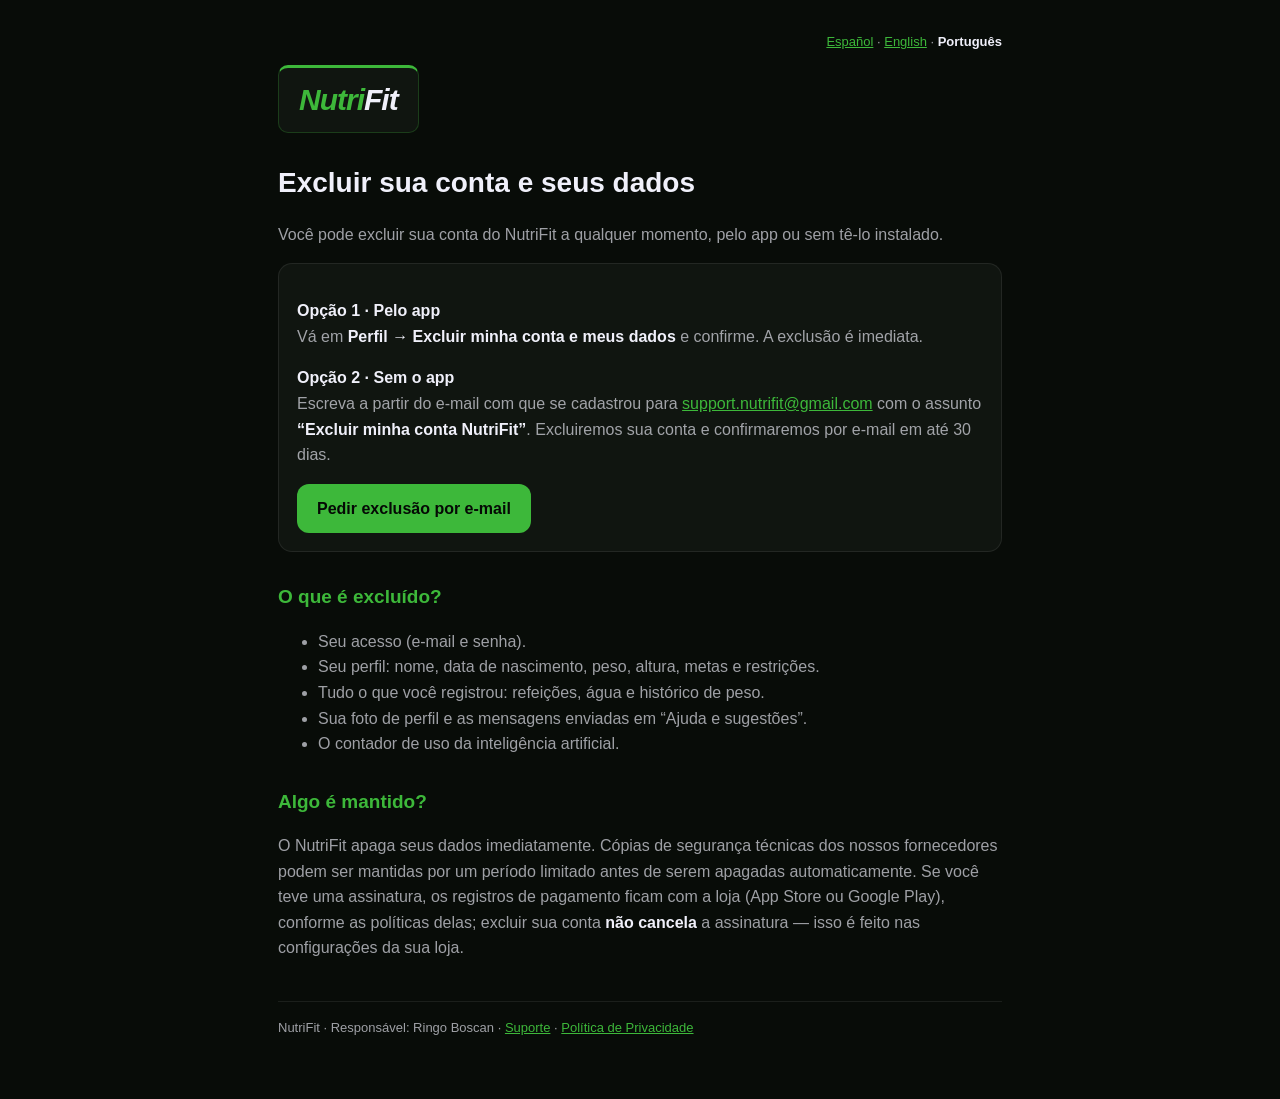
<file: pt/excluir-conta.html>
<!doctype html>
<html lang="pt-BR">
<head>
<meta charset="utf-8">
<meta name="viewport" content="width=device-width, initial-scale=1">
<title>NutriFit · Excluir conta</title>
<meta name="description" content="Como excluir sua conta do NutriFit e todos os seus dados.">
<link rel="alternate" hreflang="es" href="https://app-nutrifit.github.io/nutrifit/eliminar-cuenta.html">
<link rel="alternate" hreflang="en" href="https://app-nutrifit.github.io/nutrifit/en/delete-account.html">
<link rel="alternate" hreflang="pt" href="https://app-nutrifit.github.io/nutrifit/pt/excluir-conta.html">
<link rel="stylesheet" href="../estilo.css">
</head>
<body>
<main>
  <div class="langs"><a href="../eliminar-cuenta.html">Español</a> · <a href="../en/delete-account.html">English</a> · <strong>Português</strong></div>
  <a class="logo" href="index.html"><span class="n">Nutri</span><span class="f">Fit</span></a>

  <h1>Excluir sua conta e seus dados</h1>
  <p>Você pode excluir sua conta do NutriFit a qualquer momento, pelo app ou sem tê-lo instalado.</p>

  <div class="card">
    <p><strong>Opção 1 · Pelo app</strong><br>
    Vá em <strong>Perfil → Excluir minha conta e meus dados</strong> e confirme. A exclusão é imediata.</p>
    <p><strong>Opção 2 · Sem o app</strong><br>
    Escreva a partir do e-mail com que se cadastrou para
    <a href="mailto:support.nutrifit@gmail.com?subject=Excluir%20minha%20conta%20NutriFit">support.nutrifit@gmail.com</a>
    com o assunto <strong>“Excluir minha conta NutriFit”</strong>. Excluiremos sua conta e confirmaremos por e-mail em até 30 dias.</p>
    <a class="btn" href="mailto:support.nutrifit@gmail.com?subject=Excluir%20minha%20conta%20NutriFit">Pedir exclusão por e-mail</a>
  </div>

  <h2>O que é excluído?</h2>
  <ul>
    <li>Seu acesso (e-mail e senha).</li>
    <li>Seu perfil: nome, data de nascimento, peso, altura, metas e restrições.</li>
    <li>Tudo o que você registrou: refeições, água e histórico de peso.</li>
    <li>Sua foto de perfil e as mensagens enviadas em “Ajuda e sugestões”.</li>
    <li>O contador de uso da inteligência artificial.</li>
  </ul>

  <h2>Algo é mantido?</h2>
  <p>O NutriFit apaga seus dados imediatamente. Cópias de segurança técnicas dos nossos fornecedores podem ser mantidas por um período limitado antes de serem apagadas automaticamente. Se você teve uma assinatura, os registros de pagamento ficam com a loja (App Store ou Google Play), conforme as políticas delas; excluir sua conta <strong>não cancela</strong> a assinatura — isso é feito nas configurações da sua loja.</p>

  <footer>
    NutriFit · Responsável: Ringo Boscan · <a href="index.html">Suporte</a> · <a href="privacidade.html">Política de Privacidade</a>
  </footer>
</main>
</body>
</html>
</file>
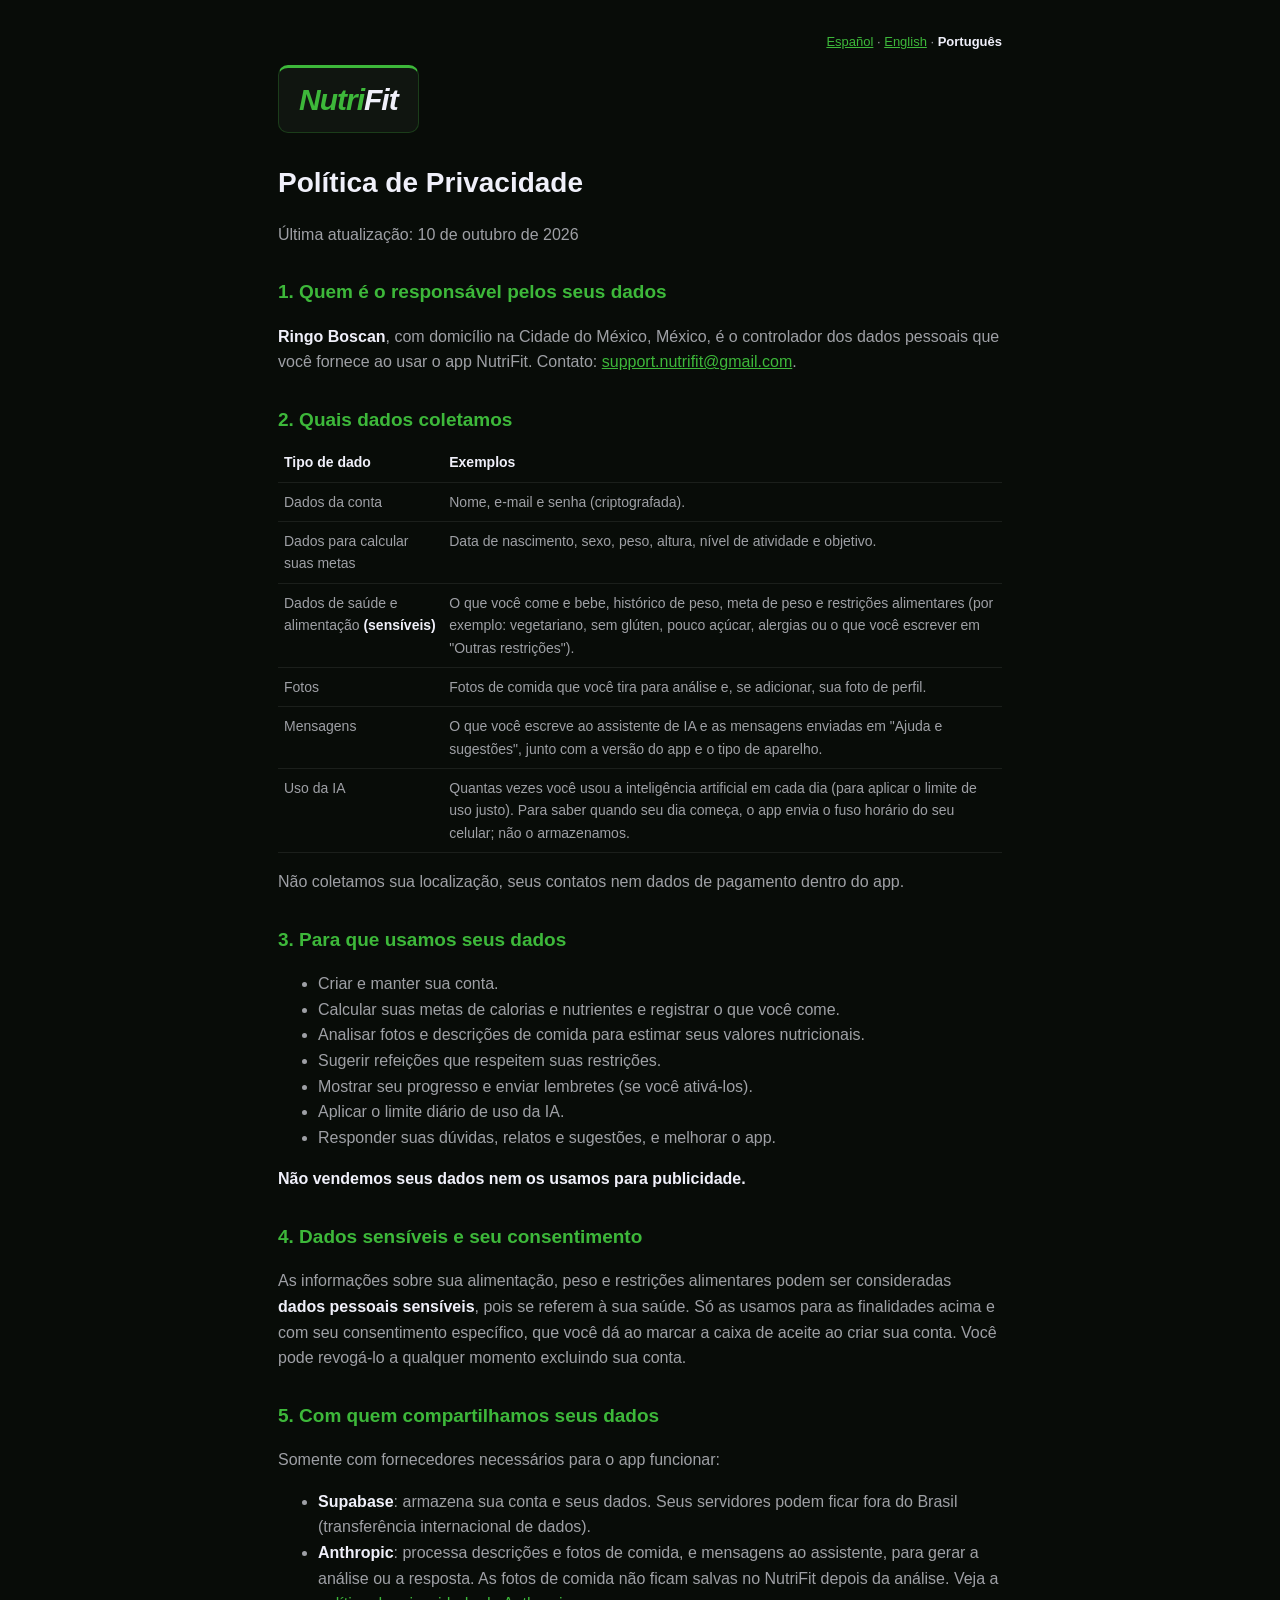
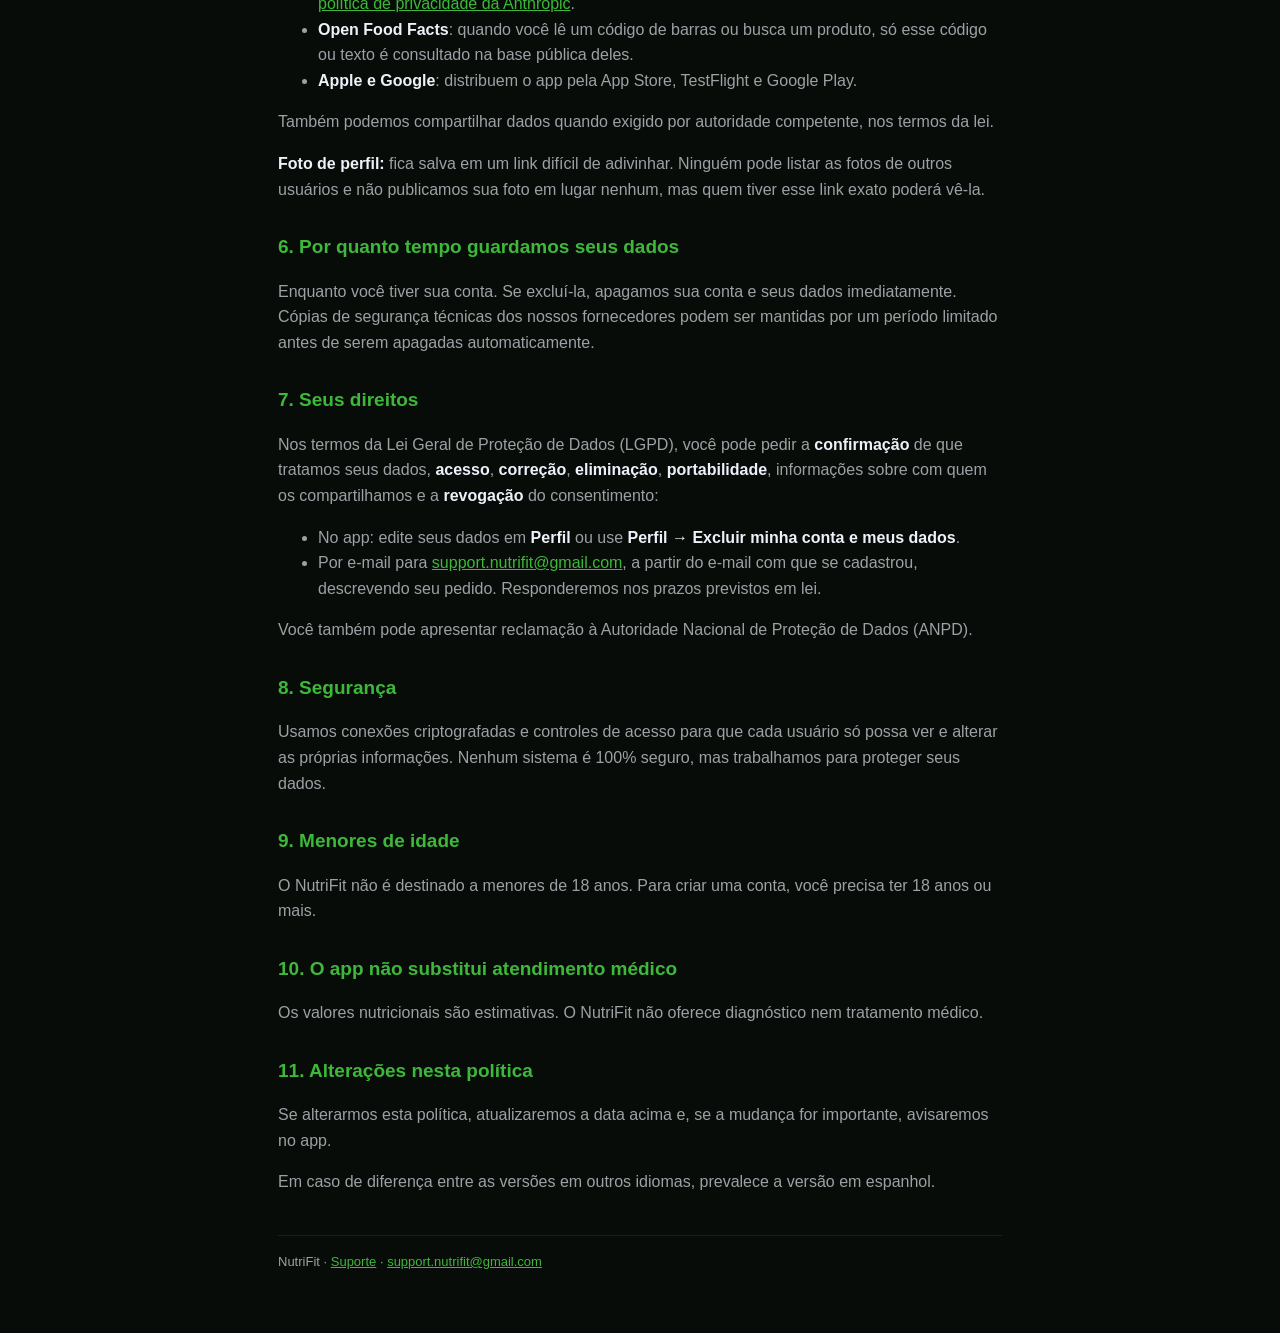
<file: pt/privacidade.html>
<!doctype html>
<html lang="pt-BR">
<!-- BORRADOR preparado con ayuda de IA. Revisar con un abogado especialista en protección de datos antes de publicar la app en cada país. -->
<head>
<meta charset="utf-8">
<meta name="viewport" content="width=device-width, initial-scale=1">
<title>NutriFit · Política de Privacidade</title>
<meta name="description" content="Política de Privacidade do app NutriFit.">
<link rel="alternate" hreflang="es" href="https://app-nutrifit.github.io/nutrifit/privacidad.html">
<link rel="alternate" hreflang="en" href="https://app-nutrifit.github.io/nutrifit/en/privacy.html">
<link rel="alternate" hreflang="pt" href="https://app-nutrifit.github.io/nutrifit/pt/privacidade.html">
<link rel="stylesheet" href="../estilo.css">
</head>
<body>
<main>
  <div class="langs"><a href="../privacidad.html">Español</a> · <a href="../en/privacy.html">English</a> · <strong>Português</strong></div>
  <a class="logo" href="index.html"><span class="n">Nutri</span><span class="f">Fit</span></a>

  <h1>Política de Privacidade</h1>
  <p>Última atualização: 10 de outubro de 2026</p>

  <h2>1. Quem é o responsável pelos seus dados</h2>
  <p><strong>Ringo Boscan</strong>, com domicílio na Cidade do México, México, é o controlador dos dados pessoais que você fornece ao usar o app NutriFit. Contato: <a href="mailto:support.nutrifit@gmail.com">support.nutrifit@gmail.com</a>.</p>

  <h2>2. Quais dados coletamos</h2>
  <table>
    <tr><th>Tipo de dado</th><th>Exemplos</th></tr>
    <tr><td>Dados da conta</td><td>Nome, e-mail e senha (criptografada).</td></tr>
    <tr><td>Dados para calcular suas metas</td><td>Data de nascimento, sexo, peso, altura, nível de atividade e objetivo.</td></tr>
    <tr><td>Dados de saúde e alimentação <strong>(sensíveis)</strong></td><td>O que você come e bebe, histórico de peso, meta de peso e restrições alimentares (por exemplo: vegetariano, sem glúten, pouco açúcar, alergias ou o que você escrever em "Outras restrições").</td></tr>
    <tr><td>Fotos</td><td>Fotos de comida que você tira para análise e, se adicionar, sua foto de perfil.</td></tr>
    <tr><td>Mensagens</td><td>O que você escreve ao assistente de IA e as mensagens enviadas em "Ajuda e sugestões", junto com a versão do app e o tipo de aparelho.</td></tr>
    <tr><td>Uso da IA</td><td>Quantas vezes você usou a inteligência artificial em cada dia (para aplicar o limite de uso justo). Para saber quando seu dia começa, o app envia o fuso horário do seu celular; não o armazenamos.</td></tr>
  </table>
  <p>Não coletamos sua localização, seus contatos nem dados de pagamento dentro do app.</p>

  <h2>3. Para que usamos seus dados</h2>
  <ul>
    <li>Criar e manter sua conta.</li>
    <li>Calcular suas metas de calorias e nutrientes e registrar o que você come.</li>
    <li>Analisar fotos e descrições de comida para estimar seus valores nutricionais.</li>
    <li>Sugerir refeições que respeitem suas restrições.</li>
    <li>Mostrar seu progresso e enviar lembretes (se você ativá-los).</li>
    <li>Aplicar o limite diário de uso da IA.</li>
    <li>Responder suas dúvidas, relatos e sugestões, e melhorar o app.</li>
  </ul>
  <p><strong>Não vendemos seus dados nem os usamos para publicidade.</strong></p>

  <h2>4. Dados sensíveis e seu consentimento</h2>
  <p>As informações sobre sua alimentação, peso e restrições alimentares podem ser consideradas <strong>dados pessoais sensíveis</strong>, pois se referem à sua saúde. Só as usamos para as finalidades acima e com seu consentimento específico, que você dá ao marcar a caixa de aceite ao criar sua conta. Você pode revogá-lo a qualquer momento excluindo sua conta.</p>

  <h2>5. Com quem compartilhamos seus dados</h2>
  <p>Somente com fornecedores necessários para o app funcionar:</p>
  <ul>
    <li><strong>Supabase</strong>: armazena sua conta e seus dados. Seus servidores podem ficar fora do Brasil (transferência internacional de dados).</li>
    <li><strong>Anthropic</strong>: processa descrições e fotos de comida, e mensagens ao assistente, para gerar a análise ou a resposta. As fotos de comida não ficam salvas no NutriFit depois da análise. Veja a <a href="https://www.anthropic.com/legal/privacy" rel="noopener">política de privacidade da Anthropic</a>.</li>
    <li><strong>Open Food Facts</strong>: quando você lê um código de barras ou busca um produto, só esse código ou texto é consultado na base pública deles.</li>
    <li><strong>Apple e Google</strong>: distribuem o app pela App Store, TestFlight e Google Play.</li>
  </ul>
  <p>Também podemos compartilhar dados quando exigido por autoridade competente, nos termos da lei.</p>
  <p><strong>Foto de perfil:</strong> fica salva em um link difícil de adivinhar. Ninguém pode listar as fotos de outros usuários e não publicamos sua foto em lugar nenhum, mas quem tiver esse link exato poderá vê-la.</p>

  <h2>6. Por quanto tempo guardamos seus dados</h2>
  <p>Enquanto você tiver sua conta. Se excluí-la, apagamos sua conta e seus dados imediatamente. Cópias de segurança técnicas dos nossos fornecedores podem ser mantidas por um período limitado antes de serem apagadas automaticamente.</p>

  <h2>7. Seus direitos</h2>
  <p>Nos termos da Lei Geral de Proteção de Dados (LGPD), você pode pedir a <strong>confirmação</strong> de que tratamos seus dados, <strong>acesso</strong>, <strong>correção</strong>, <strong>eliminação</strong>, <strong>portabilidade</strong>, informações sobre com quem os compartilhamos e a <strong>revogação</strong> do consentimento:</p>
  <ul>
    <li>No app: edite seus dados em <strong>Perfil</strong> ou use <strong>Perfil → Excluir minha conta e meus dados</strong>.</li>
    <li>Por e-mail para <a href="mailto:support.nutrifit@gmail.com">support.nutrifit@gmail.com</a>, a partir do e-mail com que se cadastrou, descrevendo seu pedido. Responderemos nos prazos previstos em lei.</li>
  </ul>
  <p>Você também pode apresentar reclamação à Autoridade Nacional de Proteção de Dados (ANPD).</p>

  <h2>8. Segurança</h2>
  <p>Usamos conexões criptografadas e controles de acesso para que cada usuário só possa ver e alterar as próprias informações. Nenhum sistema é 100% seguro, mas trabalhamos para proteger seus dados.</p>

  <h2>9. Menores de idade</h2>
  <p>O NutriFit não é destinado a menores de 18 anos. Para criar uma conta, você precisa ter 18 anos ou mais.</p>

  <h2>10. O app não substitui atendimento médico</h2>
  <p>Os valores nutricionais são estimativas. O NutriFit não oferece diagnóstico nem tratamento médico.</p>

  <h2>11. Alterações nesta política</h2>
  <p>Se alterarmos esta política, atualizaremos a data acima e, se a mudança for importante, avisaremos no app.</p>
  <p>Em caso de diferença entre as versões em outros idiomas, prevalece a versão em espanhol.</p>

  <footer>
    NutriFit · <a href="index.html">Suporte</a> · <a href="mailto:support.nutrifit@gmail.com">support.nutrifit@gmail.com</a>
  </footer>
</main>
</body>
</html>
</file>
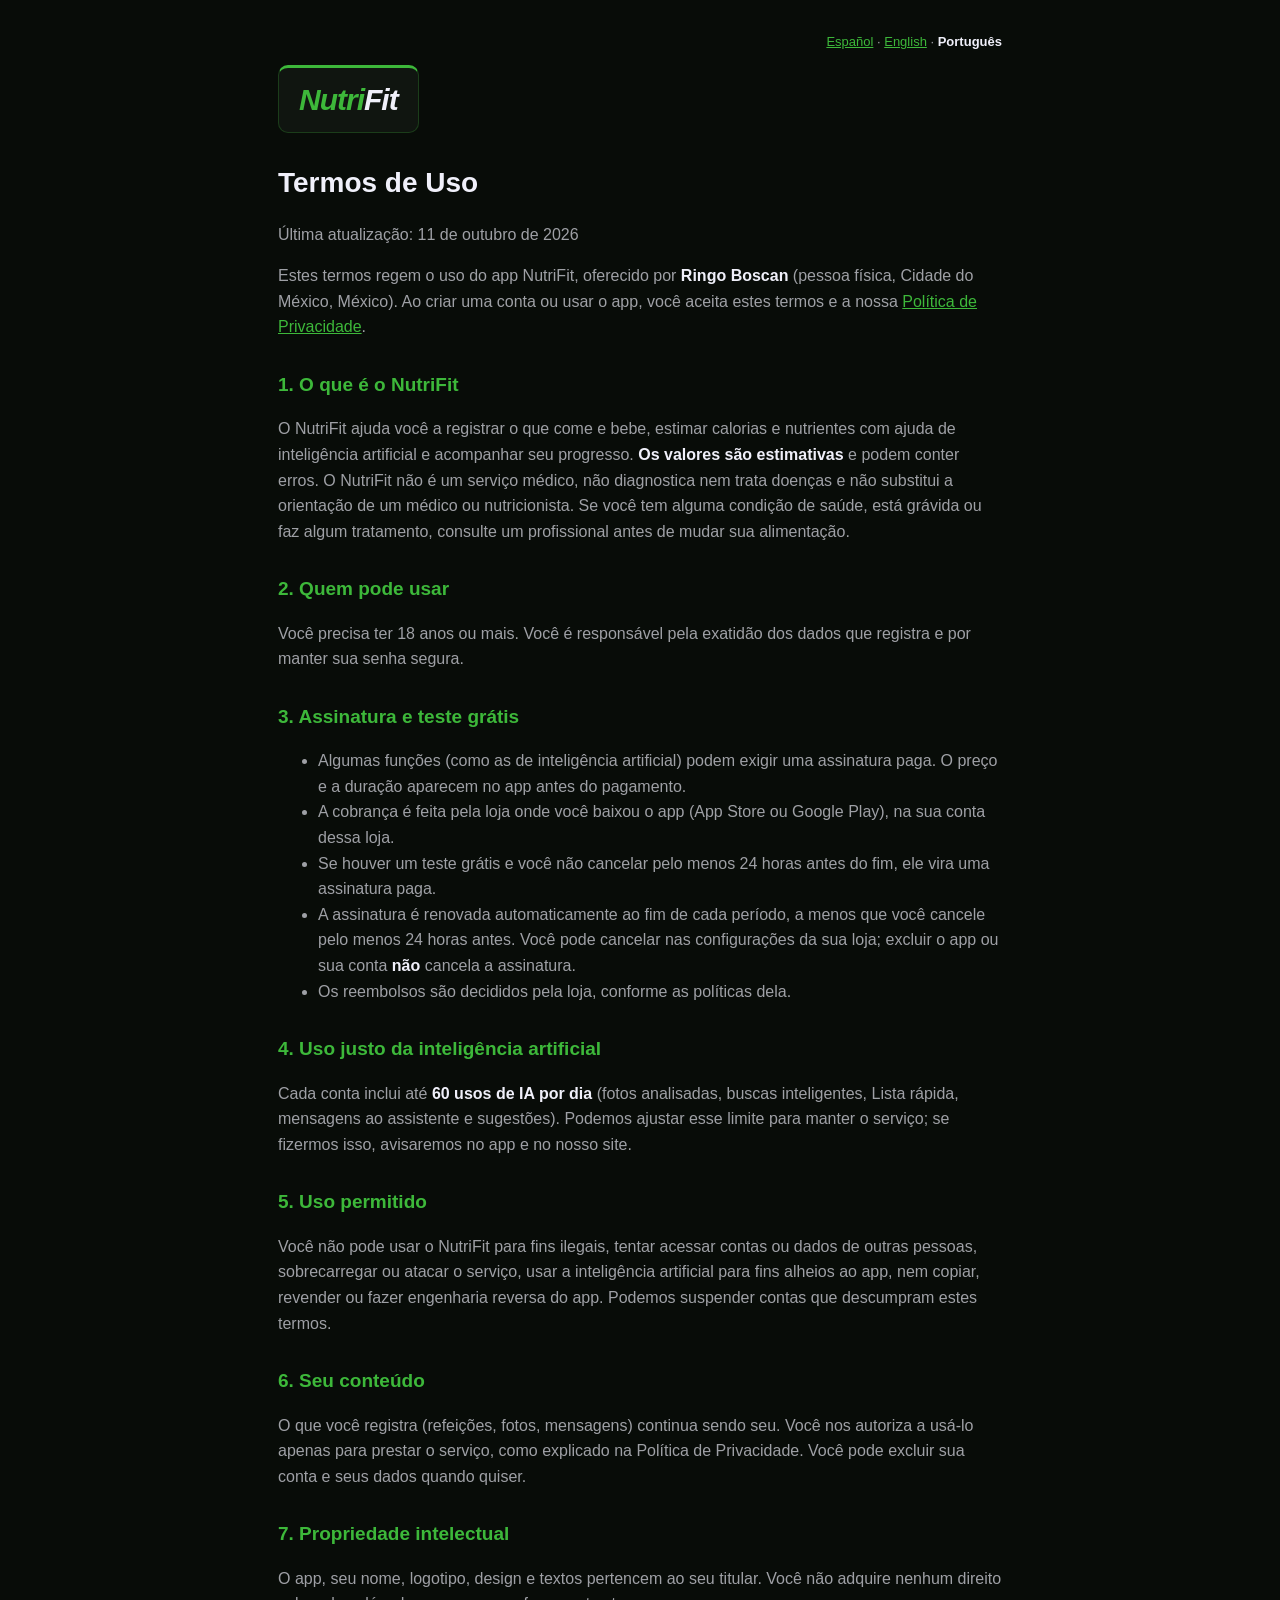
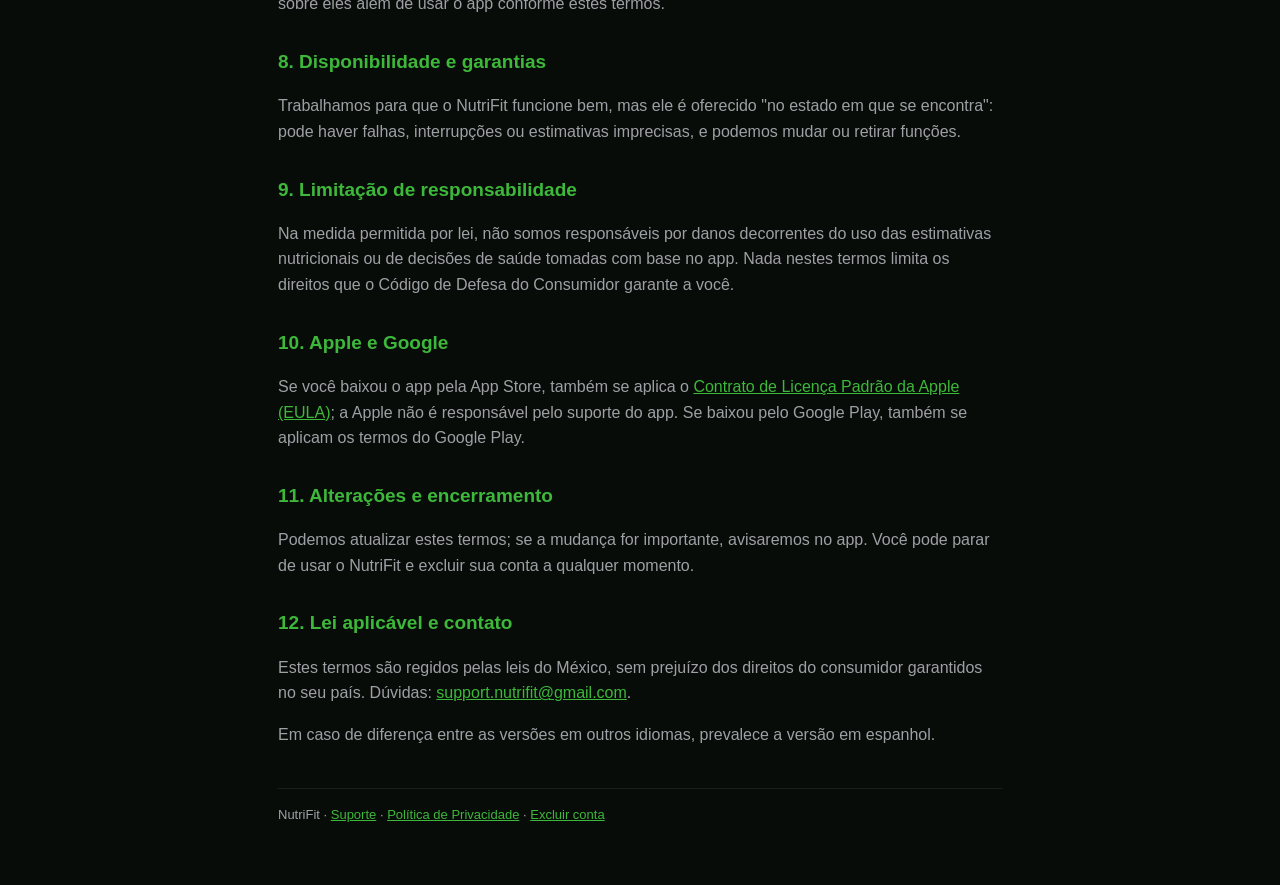
<file: pt/termos.html>
<!doctype html>
<html lang="pt-BR">
<!-- BORRADOR preparado con ayuda de IA. Revisar con un abogado especialista en protección de datos antes de publicar la app en cada país. -->
<head>
<meta charset="utf-8">
<meta name="viewport" content="width=device-width, initial-scale=1">
<title>NutriFit · Termos de Uso</title>
<meta name="description" content="Termos de Uso do app NutriFit.">
<link rel="alternate" hreflang="es" href="https://app-nutrifit.github.io/nutrifit/terminos.html">
<link rel="alternate" hreflang="en" href="https://app-nutrifit.github.io/nutrifit/en/terms.html">
<link rel="alternate" hreflang="pt" href="https://app-nutrifit.github.io/nutrifit/pt/termos.html">
<link rel="stylesheet" href="../estilo.css">
</head>
<body>
<main>
  <div class="langs"><a href="../terminos.html">Español</a> · <a href="../en/terms.html">English</a> · <strong>Português</strong></div>
  <a class="logo" href="index.html"><span class="n">Nutri</span><span class="f">Fit</span></a>

  <h1>Termos de Uso</h1>
  <p>Última atualização: 11 de outubro de 2026</p>
  <p>Estes termos regem o uso do app NutriFit, oferecido por <strong>Ringo Boscan</strong> (pessoa física, Cidade do México, México). Ao criar uma conta ou usar o app, você aceita estes termos e a nossa <a href="privacidade.html">Política de Privacidade</a>.</p>

  <h2>1. O que é o NutriFit</h2>
  <p>O NutriFit ajuda você a registrar o que come e bebe, estimar calorias e nutrientes com ajuda de inteligência artificial e acompanhar seu progresso. <strong>Os valores são estimativas</strong> e podem conter erros. O NutriFit não é um serviço médico, não diagnostica nem trata doenças e não substitui a orientação de um médico ou nutricionista. Se você tem alguma condição de saúde, está grávida ou faz algum tratamento, consulte um profissional antes de mudar sua alimentação.</p>

  <h2>2. Quem pode usar</h2>
  <p>Você precisa ter 18 anos ou mais. Você é responsável pela exatidão dos dados que registra e por manter sua senha segura.</p>

  <h2>3. Assinatura e teste grátis</h2>
  <ul>
    <li>Algumas funções (como as de inteligência artificial) podem exigir uma assinatura paga. O preço e a duração aparecem no app antes do pagamento.</li>
    <li>A cobrança é feita pela loja onde você baixou o app (App Store ou Google Play), na sua conta dessa loja.</li>
    <li>Se houver um teste grátis e você não cancelar pelo menos 24 horas antes do fim, ele vira uma assinatura paga.</li>
    <li>A assinatura é renovada automaticamente ao fim de cada período, a menos que você cancele pelo menos 24 horas antes. Você pode cancelar nas configurações da sua loja; excluir o app ou sua conta <strong>não</strong> cancela a assinatura.</li>
    <li>Os reembolsos são decididos pela loja, conforme as políticas dela.</li>
  </ul>

  <h2>4. Uso justo da inteligência artificial</h2>
  <p>Cada conta inclui até <strong>60 usos de IA por dia</strong> (fotos analisadas, buscas inteligentes, Lista rápida, mensagens ao assistente e sugestões). Podemos ajustar esse limite para manter o serviço; se fizermos isso, avisaremos no app e no nosso site.</p>

  <h2>5. Uso permitido</h2>
  <p>Você não pode usar o NutriFit para fins ilegais, tentar acessar contas ou dados de outras pessoas, sobrecarregar ou atacar o serviço, usar a inteligência artificial para fins alheios ao app, nem copiar, revender ou fazer engenharia reversa do app. Podemos suspender contas que descumpram estes termos.</p>

  <h2>6. Seu conteúdo</h2>
  <p>O que você registra (refeições, fotos, mensagens) continua sendo seu. Você nos autoriza a usá-lo apenas para prestar o serviço, como explicado na Política de Privacidade. Você pode excluir sua conta e seus dados quando quiser.</p>

  <h2>7. Propriedade intelectual</h2>
  <p>O app, seu nome, logotipo, design e textos pertencem ao seu titular. Você não adquire nenhum direito sobre eles além de usar o app conforme estes termos.</p>

  <h2>8. Disponibilidade e garantias</h2>
  <p>Trabalhamos para que o NutriFit funcione bem, mas ele é oferecido "no estado em que se encontra": pode haver falhas, interrupções ou estimativas imprecisas, e podemos mudar ou retirar funções.</p>

  <h2>9. Limitação de responsabilidade</h2>
  <p>Na medida permitida por lei, não somos responsáveis por danos decorrentes do uso das estimativas nutricionais ou de decisões de saúde tomadas com base no app. Nada nestes termos limita os direitos que o Código de Defesa do Consumidor garante a você.</p>

  <h2>10. Apple e Google</h2>
  <p>Se você baixou o app pela App Store, também se aplica o <a href="https://www.apple.com/legal/internet-services/itunes/dev/stdeula/" rel="noopener">Contrato de Licença Padrão da Apple (EULA)</a>; a Apple não é responsável pelo suporte do app. Se baixou pelo Google Play, também se aplicam os termos do Google Play.</p>

  <h2>11. Alterações e encerramento</h2>
  <p>Podemos atualizar estes termos; se a mudança for importante, avisaremos no app. Você pode parar de usar o NutriFit e excluir sua conta a qualquer momento.</p>

  <h2>12. Lei aplicável e contato</h2>
  <p>Estes termos são regidos pelas leis do México, sem prejuízo dos direitos do consumidor garantidos no seu país. Dúvidas: <a href="mailto:support.nutrifit@gmail.com">support.nutrifit@gmail.com</a>.</p>
  <p>Em caso de diferença entre as versões em outros idiomas, prevalece a versão em espanhol.</p>

  <footer>
    NutriFit · <a href="index.html">Suporte</a> · <a href="privacidade.html">Política de Privacidade</a> · <a href="excluir-conta.html">Excluir conta</a>
  </footer>
</main>
</body>
</html>
</file>
<file: estilo.css>
:root { --bg:#080C08; --surface:#101510; --green:#3DB83A; --text:#F0F0FA; --muted:rgba(240,240,250,.65); --border:rgba(255,255,255,.08); }
* { box-sizing:border-box; }
body { margin:0; background:var(--bg); color:var(--text); font-family:-apple-system,BlinkMacSystemFont,"Segoe UI",Roboto,Helvetica,Arial,sans-serif; line-height:1.6; }
main { max-width:760px; margin:0 auto; padding:32px 18px 60px; }
.logo { display:inline-block; background:var(--surface); border:1px solid rgba(61,184,58,.25); border-top:3px solid var(--green); border-radius:10px; padding:8px 20px; font-size:30px; font-weight:900; font-style:italic; letter-spacing:-1px; text-decoration:none; }
.logo .n { color:var(--green); } .logo .f { color:var(--text); }
h1 { font-size:28px; margin:28px 0 6px; } h2 { font-size:19px; margin:30px 0 8px; color:var(--green); }
p, li { color:var(--muted); } strong { color:var(--text); }
a { color:var(--green); }
.card { background:var(--surface); border:1px solid var(--border); border-radius:14px; padding:18px; margin:16px 0; }
.btn { display:inline-block; background:var(--green); color:#050A05; font-weight:700; padding:12px 20px; border-radius:12px; text-decoration:none; }
details { background:var(--surface); border:1px solid var(--border); border-radius:12px; padding:12px 16px; margin:10px 0; }
summary { cursor:pointer; font-weight:600; color:var(--text); }
footer { margin-top:40px; font-size:13px; color:var(--muted); border-top:1px solid var(--border); padding-top:16px; }
table { width:100%; border-collapse:collapse; font-size:14px; } td, th { border-bottom:1px solid var(--border); padding:8px 6px; text-align:left; vertical-align:top; color:var(--muted); } th { color:var(--text); }
.langs { text-align:right; font-size:13px; color:var(--muted); margin-bottom:12px; }
.langs strong { color:var(--text); }
</file>
